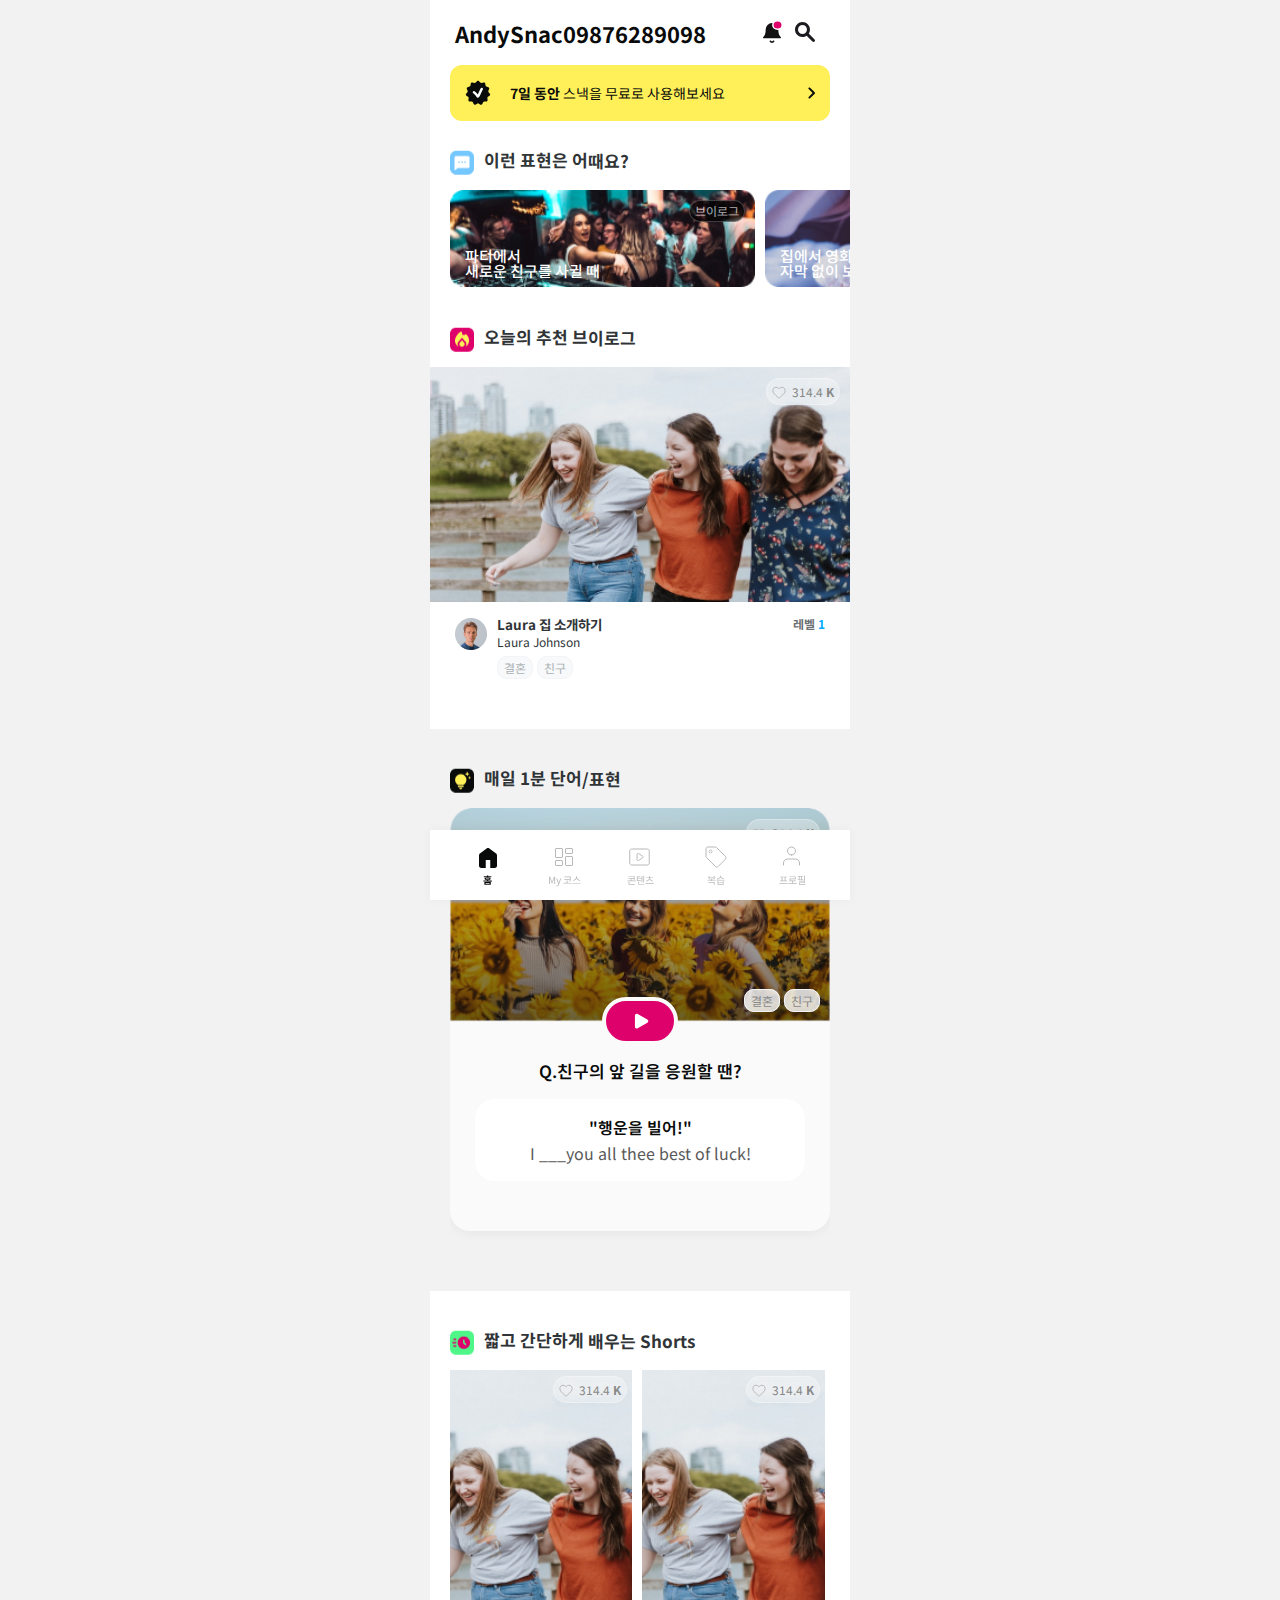
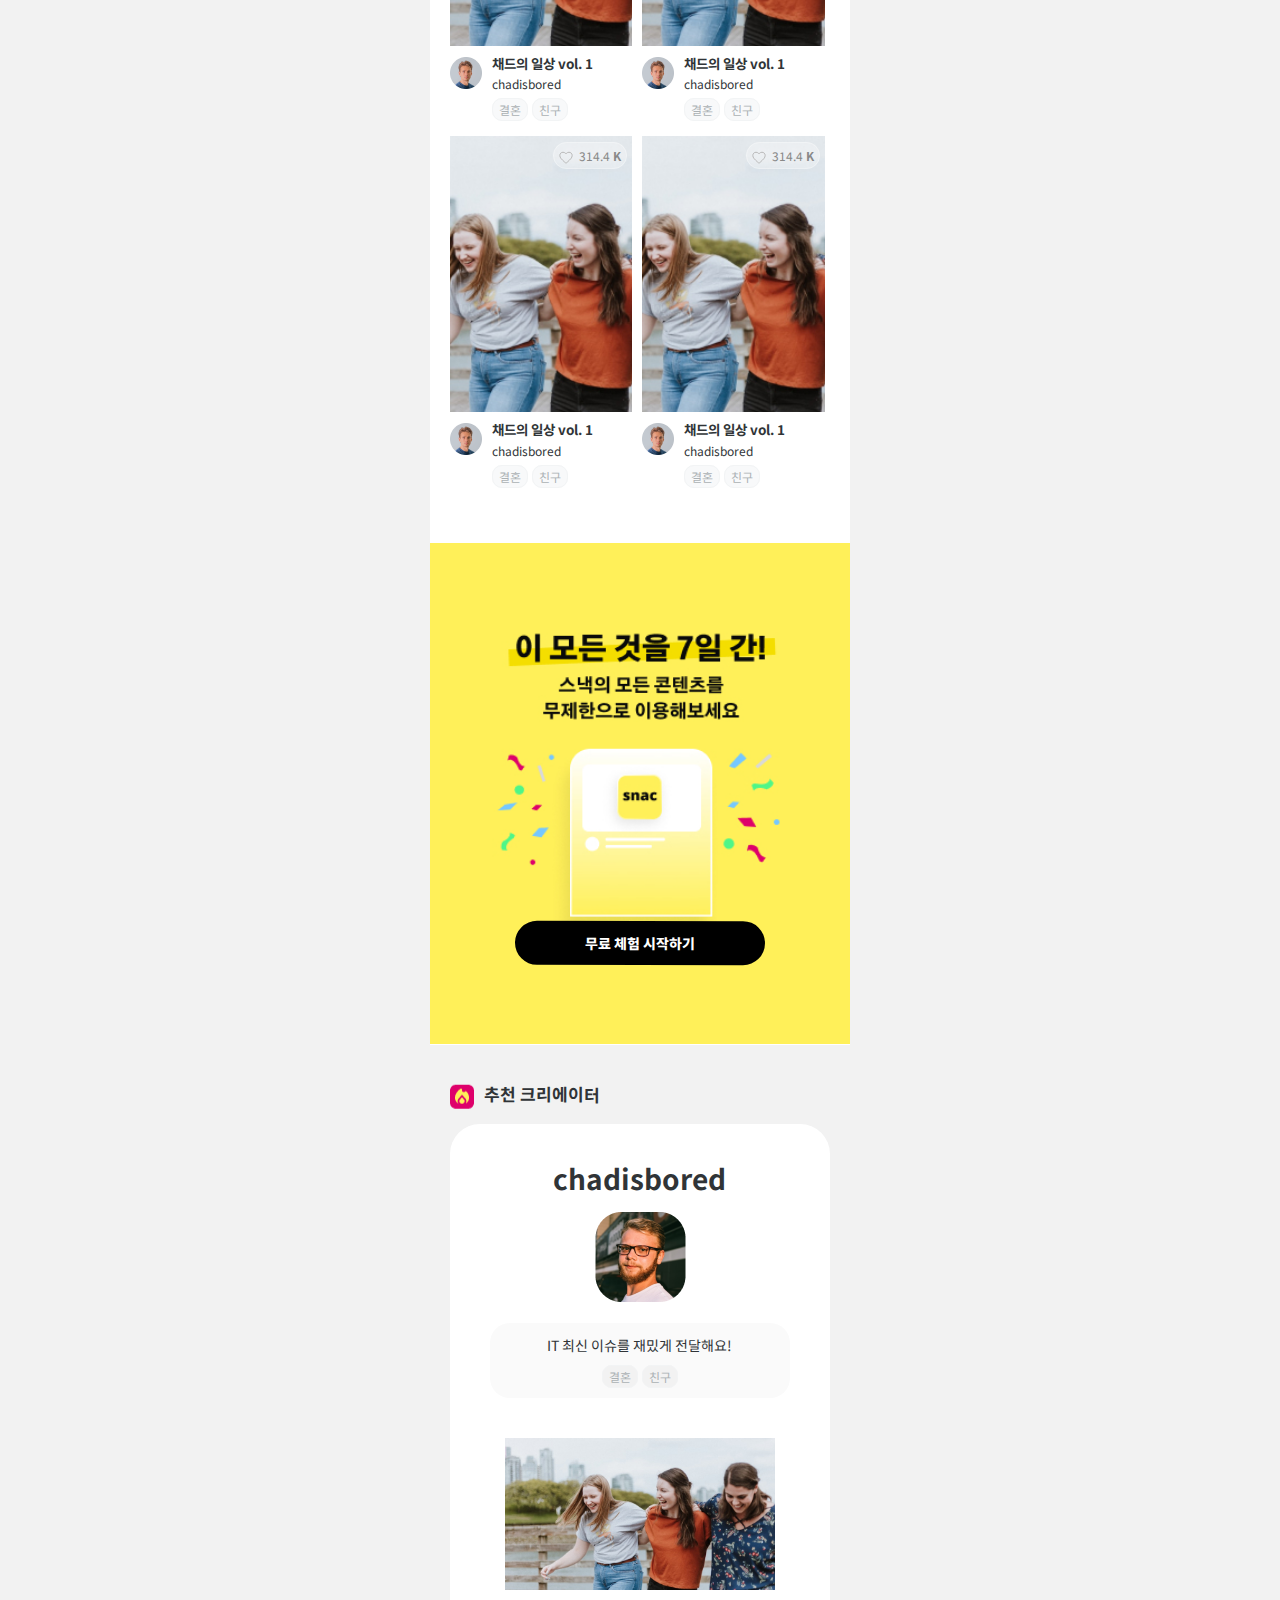
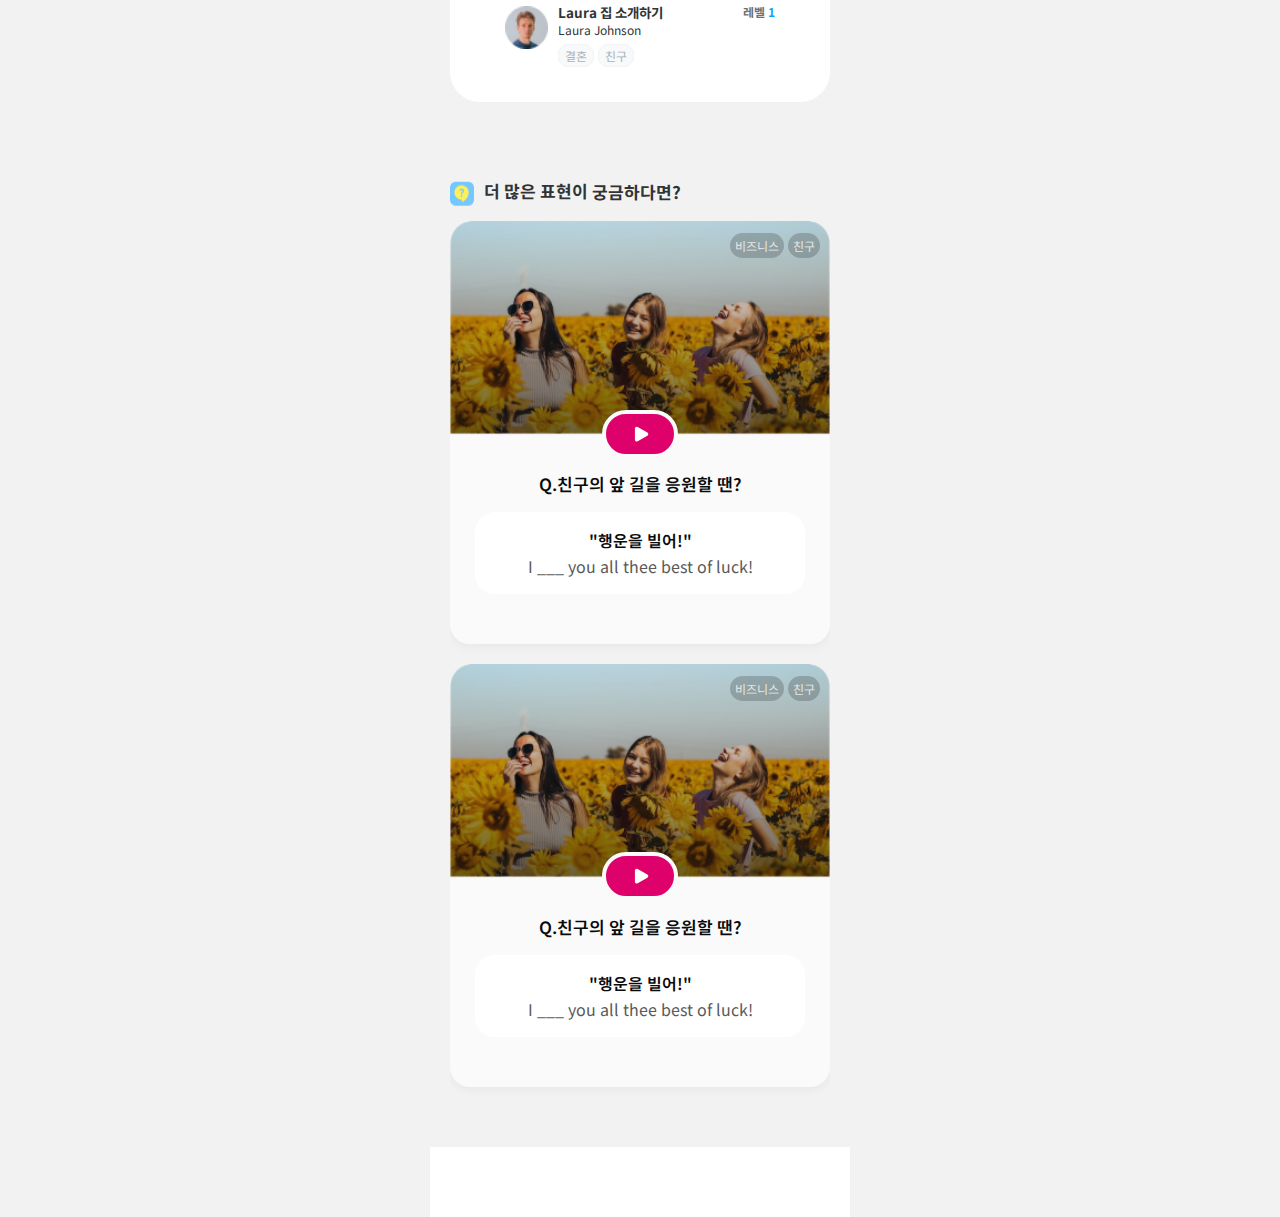
<file: index.html>
<!DOCTYPE html>
<html lang="en">
<head>
    <meta charset="UTF-8">
    <meta http-equiv="X-UA-Compatible" content="IE=edge">
    <meta name="viewport" content="width=device-width, initial-scale=1.0">
    <title>Document</title>
    
    <!-- css -->
    <link rel="stylesheet" href="https://kimhye-won.github.io/kmongs/css/common.css">
    <link rel="stylesheet" href="https://kimhye-won.github.io/kmongs/css/layout.css">
    <link rel="stylesheet" href="https://kimhye-won.github.io/kmongs/css/contents.css">
    <link rel="stylesheet" href="https://cdn.jsdelivr.net/npm/swiper@9/swiper-bundle.min.css"/>

    <!-- js -->
    <script src="https://ajax.googleapis.com/ajax/libs/jquery/3.5.1/jquery.min.js"></script>
    <script src="https://cdn.jsdelivr.net/npm/swiper@9/swiper-bundle.min.js"></script>
    <script type="text/javascript" src="https://kimhye-won.github.io/kmongs/js/main.js"></script>
</head>
<body>

    <div class="wrap">
        <div class="home-top">
            <!-------- 상단고정 메뉴 -------->
            <div class="fixed-top">
                <div class="user-info">
                    <div class="user-info-inner">
                        <p class="user-name font-smooth">AndySnac09876289098</p>
                        <div class="user-ico">
                            <a href="#"><img src="https://kimhye-won.github.io/kmongs/img/ic_alarm_on.svg" alt=""/></a>
                            <a href="#"><img src="https://kimhye-won.github.io/kmongs/img/search.svg" alt=""/></a>
                        </div>
                    </div>
                </div>
            </div>

            <div class="home-inner">
                <a href="#">
                    <div class="home-popup">
                        <img src="https://kimhye-won.github.io/kmongs/img/ic_ads.svg" alt=""/>
                        <span class="home-popup-txt font-smooth"><b>7일 동안</b> 스낵을 무료로 사용해보세요</span>
                        <img src="https://kimhye-won.github.io/kmongs/img/ic_next.svg" alt=""/>
                    </div>
                </a>
            </div>

            <div class="top-item">
                <div class="home-inner">
                    <h2 class="content-title font-smooth"><img src="https://kimhye-won.github.io/kmongs/img/home1_ic.png" alt=""/>이런 표현은 어때요?</h2>
                </div>
                <div class="cate-swiper-wrap">
                    <div class="swiper cate-swiper">
                        <ul class="swiper-wrapper">
                            <li class="swiper-slide">
                                <a href="#">
                                    <img src="https://kimhye-won.github.io/kmongs/img/cate_bg01.jpg" alt="" />
                                    <div class="cate-txt">
                                        <span class="tag">브이로그</span>
                                        <p>파티에서 <br/>새로운 친구를 사귈 때</p>
                                    </div>
                                </a>
                            </li>
                            <li class="swiper-slide">
                                <a href="#">
                                    <img src="https://kimhye-won.github.io/kmongs/img/cate_bg02.jpg" alt="" />
                                    <div class="cate-txt">
                                        <span class="tag">쇼츠</span>
                                        <p>집에서 영화 볼 때<br/> 자막 없이 보는 방법</p>
                                    </div>
                                </a>
                            </li>
                        </ul>
                    </div>
                </div>
            </div>

            <!-------- 오늘의 추천 브이로그 -------->
            <div class="content-item">
                <div class="home-inner">
                    <h2 class="content-title font-smooth"><img src="https://kimhye-won.github.io/kmongs/img/home2_ic.png" alt=""/>오늘의 추천 브이로그</h2>
                </div>
                <div class="somenails">
                    <a href="#" class="link_a"></a>
                    <div class="somenails-img">
                        <img src="https://kimhye-won.github.io/kmongs/img/somenails_01.jpg" alt="" class="somenails-imgs" />
                        <div class="tag_wrap"><span class="tag wh"><span class="favorite"></span>314.4 <b>K</b></span></div>
                    </div>
                    <div class="somenails-txt">
                        <img src="https://kimhye-won.github.io/kmongs/img/profile.png" alt=""/>
                        <div class="somenails-title">
                            <h3>Laura 집 소개하기</h3>
                            <p class="writer">Laura Johnson</p>
                            <span class="tag gy">결혼</span>
                            <span class="tag gy">친구</span>
                        </div>
                        <span class="level">레벨 <b>1</b></span>
                    </div>
                </div>
            </div>

            <!-------- 매일 1분 단어/표현 -------->
            <div class="home-inner gy_bg">
                <div class="content-item">
                    <h2 class="content-title font-smooth"><img src="https://kimhye-won.github.io/kmongs/img/home3_ic.png" alt=""/>매일 1분 단어/표현</h2>
                    <div class="somenails round">
                        <div class="somenails-img">
                            <img src="https://kimhye-won.github.io/kmongs/img/somenails_02.png" alt="" class="somenails-imgs" />
                            <div class="tag_wrap"><span class="tag wh"><span class="favorite"></span>314.4 <b>K</b></span></div>
                            <div class="tag_bot">
                                <span class="tag gy">결혼</span>
                                <span class="tag gy">친구</span>
                            </div>
                        </div>
                        <div class="somenails-round">
                            <div class="play-btn"><img src="https://kimhye-won.github.io/kmongs/img/home_play.svg" alt=""/></div>
                            <h3 class="qa">Q.친구의 앞 길을 응원할 땐?</h3>
                            <div class="qa_box">
                                <b>"행운을 빌어!"</b>
                                <p class="ans">I ___you all thee best of luck!</p>
                            </div>
                        </div>
                    </div>
                </div>
            </div>

            <!-------- 짧고 간단하게 배우는 Shorts -------->
            <div class="home-inner">
                <div class="content-item">  
                    <h2 class="content-title font-smooth"><img src="https://kimhye-won.github.io/kmongs/img/home4_ic.png" alt=""/>짧고 간단하게 배우는 Shorts</h2>
                    <ul class="home-shorts">
                        <li class="somenails-shorts">
                            <a href="#" class="link_a"></a>
                            <div class="shorts-img">
                                <img src="https://kimhye-won.github.io/kmongs/img/shorts.jpg" alt="" />
                                <div class="tag_wrap"><span class="tag wh"><span class="favorite"></span>314.4 <b>K</b></span></div>
                            </div>
                            <div class="shorts-txt">
                                <img src="https://kimhye-won.github.io/kmongs/img/profile.png" alt=""/>
                                <div class="shorts_title">
                                    <h3>채드의 일상 vol. 1</h3>
                                    <span class="writer">chadisbored</span>
                                    <div class="tag-wrap">
                                        <span class="tag gy">결혼</span>
                                        <span class="tag gy">친구</span>
                                    </div>
                                </div>
                            </div>
                        </li>
                        <li class="somenails-shorts">
                            <a href="#" class="link_a"></a>
                            <div class="shorts-img">
                                <img src="https://kimhye-won.github.io/kmongs/img/shorts.jpg" alt="" />
                                <div class="tag_wrap"><span class="tag wh"><span class="favorite"></span>314.4 <b>K</b></span></div>
                            </div>
                            <div class="shorts-txt">
                                <img src="https://kimhye-won.github.io/kmongs/img/profile.png" alt=""/>
                                <div class="shorts_title">
                                    <h3>채드의 일상 vol. 1</h3>
                                    <span class="writer">chadisbored</span>
                                    <div class="tag-wrap">
                                        <span class="tag gy">결혼</span>
                                        <span class="tag gy">친구</span>
                                    </div>
                                </div>
                            </div>
                        </li>
                        <li class="somenails-shorts">
                            <a href="#" class="link_a"></a>
                            <div class="shorts-img">
                                <img src="https://kimhye-won.github.io/kmongs/img/shorts.jpg" alt="" />
                                <div class="tag_wrap"><span class="tag wh"><span class="favorite"></span>314.4 <b>K</b></span></div>
                            </div>
                            <div class="shorts-txt">
                                <img src="https://kimhye-won.github.io/kmongs/img/profile.png" alt=""/>
                                <div class="shorts_title">
                                    <h3>채드의 일상 vol. 1</h3>
                                    <span class="writer">chadisbored</span>
                                    <div class="tag-wrap">
                                        <span class="tag gy">결혼</span>
                                        <span class="tag gy">친구</span>
                                    </div>
                                </div>
                            </div>
                        </li>
                        <li class="somenails-shorts">
                            <a href="#" class="link_a"></a>
                            <div class="shorts-img">
                                <img src="https://kimhye-won.github.io/kmongs/img/shorts.jpg" alt="" />
                                <div class="tag_wrap"><span class="tag wh"><span class="favorite"></span>314.4 <b>K</b></span></div>
                            </div>
                            <div class="shorts-txt">
                                <img src="https://kimhye-won.github.io/kmongs/img/profile.png" alt=""/>
                                <div class="shorts_title">
                                    <h3>채드의 일상 vol. 1</h3>
                                    <span class="writer">chadisbored</span>
                                    <div class="tag-wrap">
                                        <span class="tag gy">결혼</span>
                                        <span class="tag gy">친구</span>
                                    </div>
                                </div>
                            </div>
                        </li>
                    </ul>
                </div>
            </div>

            <!-------- 중앙 배너 -------->
            <div class="mid-banner">
                <img src="https://kimhye-won.github.io/kmongs/img/home_mid_banner.jpg" alt=""/>
                <div class="btn-wrap">
                    <a href="#" class="home-btn font-smooth">무료 체험 시작하기</a>
                </div>
            </div>

            <!-------- 추천 크리에이터 -------->
            <div class="home-inner gy_bg">
                <div class="content-item">  
                    <h2 class="content-title font-smooth"><img src="https://kimhye-won.github.io/kmongs/img/home6_ic.png" alt=""/>추천 크리에이터</h2>
                    <div class="home-creator">
                        <div class="creator-top">
                            <h3 class="creator-name font-smooth">chadisbored</h3>
                            <img src="https://kimhye-won.github.io/kmongs/img/creator_profile.png" alt=""/>
                            <div class="creator-box">
                                <p class="comment font-smooth">IT 최신 이슈를 재밌게 전달해요!</p>
                                <span class="tag gy">결혼</span>
                                <span class="tag gy">친구</span>
                            </div>
                        </div>
                        <div class="somenails">
                            <a href="#">
                                <div class="somenails-img">
                                    <img src="https://kimhye-won.github.io/kmongs/img/somenails_01.jpg" alt="" class="somenails-imgs" />
                                </div>
                                <div class="somenails-txt">
                                    <img src="https://kimhye-won.github.io/kmongs/img/profile.png" alt=""/>
                                    <div class="somenails-title">
                                        <h3>Laura 집 소개하기</h3>
                                        <p class="writer">Laura Johnson</p>
                                        <span class="tag gy">결혼</span>
                                        <span class="tag gy">친구</span>
                                    </div>
                                    <span class="level">레벨 <b>1</b></span>
                                </div>
                            </a>
                        </div>
                    </div>
                </div>
            </div>

            <!-------- 더 많은 표현이 궁금하다면? -------->
            <div class="home-inner gy_bg">
                <div class="content-item">  
                    <h2 class="content-title font-smooth"><img src="https://kimhye-won.github.io/kmongs/img/home7_ic.png" alt=""/>더 많은 표현이 궁금하다면?</h2>
                    
                    <div class="somenails round"> 
                        <div class="somenails-img">
                            <img src="https://kimhye-won.github.io/kmongs/img/somenails_02.png" alt="" class="somenails-imgs" />
                            <div class="tag_wrap">
                                <span class="tag bk">비즈니스</span>
                                <span class="tag bk">친구</span>
                            </div>
                        </div>
                        <div class="somenails-round">
                            <div class="play-btn"><img src="https://kimhye-won.github.io/kmongs/img/home_play.svg" alt=""/></div>
                            <h3 class="qa">Q.친구의 앞 길을 응원할 땐?</h3>
                            <div class="qa_box">
                                <b>"행운을 빌어!"</b>
                                <p class="ans">I ___ you all thee best of luck!</p>
                            </div>
                        </div>
                    </div>
                    <div class="somenails round">
                        <div class="somenails-img">
                            <img src="https://kimhye-won.github.io/kmongs/img/somenails_02.png" alt="" class="somenails-imgs" />
                            <div class="tag_wrap">
                                <span class="tag bk">비즈니스</span>
                                <span class="tag bk">친구</span>
                            </div>
                        </div>
                        <div class="somenails-round">
                            <div class="play-btn"><img src="https://kimhye-won.github.io/kmongs/img/home_play.svg" alt=""/></div>
                            <h3 class="qa">Q.친구의 앞 길을 응원할 땐?</h3>
                            <div class="qa_box">
                                <b>"행운을 빌어!"</b>
                                <p class="ans">I ___ you all thee best of luck!</p>
                            </div>
                        </div>
                    </div>
                </div>
            </div>


            <!-------- 하단 고정 바 -------->
            <div class="mobile_navi">
                <ul>
                    <li class="active">
                        <a href="https://kimhye-won.github.io/kmongs/index.html">
                            <img src="https://kimhye-won.github.io/kmongs/img/ic_home.svg" alt="" />
                            <img src="https://kimhye-won.github.io/kmongs/img/ic_home_on.svg" alt="" class="on"/>
                            <span class="font-smooth">홈</span>
                        </a>
                    </li>
                    <li>
                        <a href="https://kimhye-won.github.io/kmongs/myc.html">
                            <img src="https://kimhye-won.github.io/kmongs/img/ic_mycourse.svg" alt=""/>
                            <img src="https://kimhye-won.github.io/kmongs/img/ic_mycourse_on.svg" alt="" class="on"/>
                            <span class="font-smooth">My 코스</span>
                        </a>
                    </li>
                    <li>
                        <a href="https://kimhye-won.github.io/kmongs/contents_01.html">
                            <img src="https://kimhye-won.github.io/kmongs/img/ic_contents.svg" alt=""/>
                            <img src="https://kimhye-won.github.io/kmongs/img/ic_contents_on.svg" alt="" class="on"/>
                            <span class="font-smooth">콘텐츠</span>
                        </a>
                    </li>
                    <li>
                        <a href="#">
                            <img src="https://kimhye-won.github.io/kmongs/img/ic_review.svg" alt=""/>
                            <img src="https://kimhye-won.github.io/kmongs/img/ic_review_on.svg" alt="" class="on"/>
                            <span class="font-smooth">복습</span>
                        </a> 
                    </li>
                    <li>
                        <a href="#">
                            <img src="https://kimhye-won.github.io/kmongs/img/ic_profile.svg" alt=""/>
                            <img src="https://kimhye-won.github.io/kmongs/img/ic_profile_on.svg" alt="" class="on"/>
                            <span class="font-smooth">프로필</span>
                        </a>
                    </li>
                </ul>
            </div>
        </div>
    </div>

    
</body>
</html>
</file>
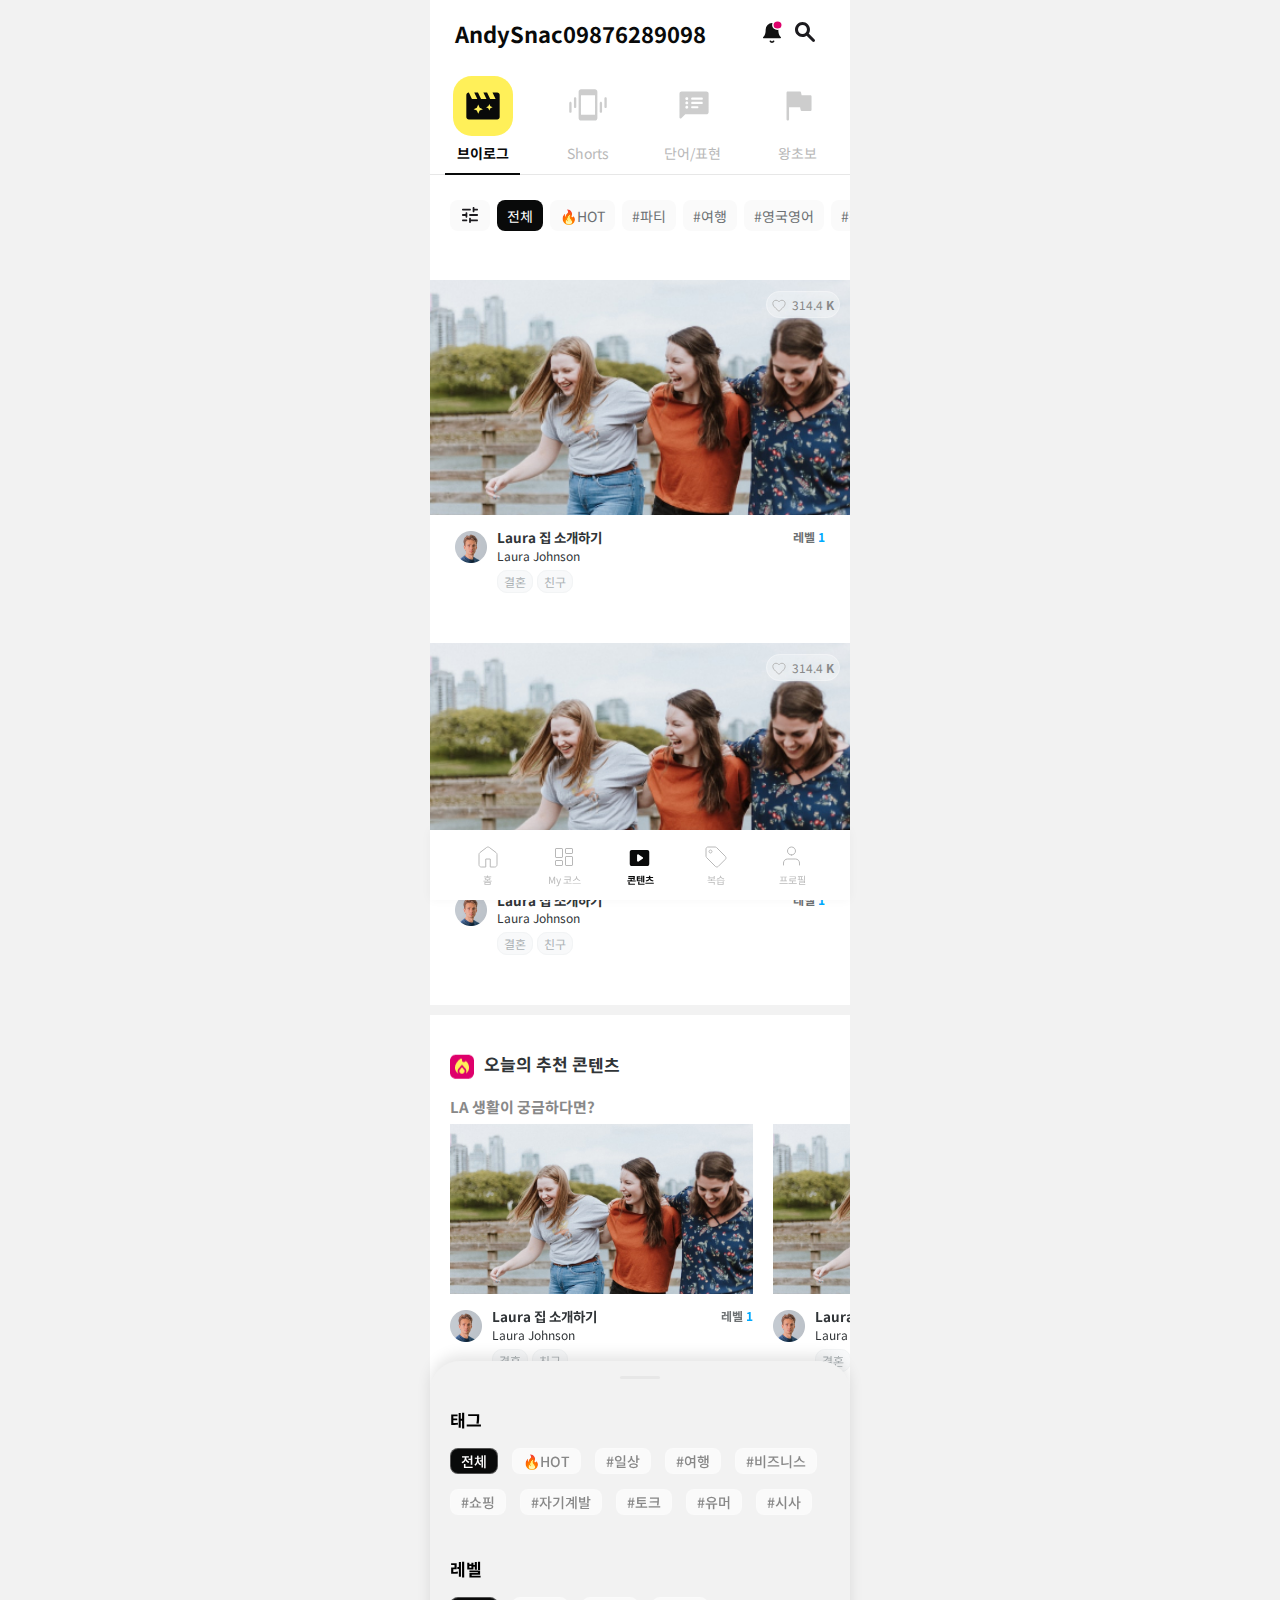
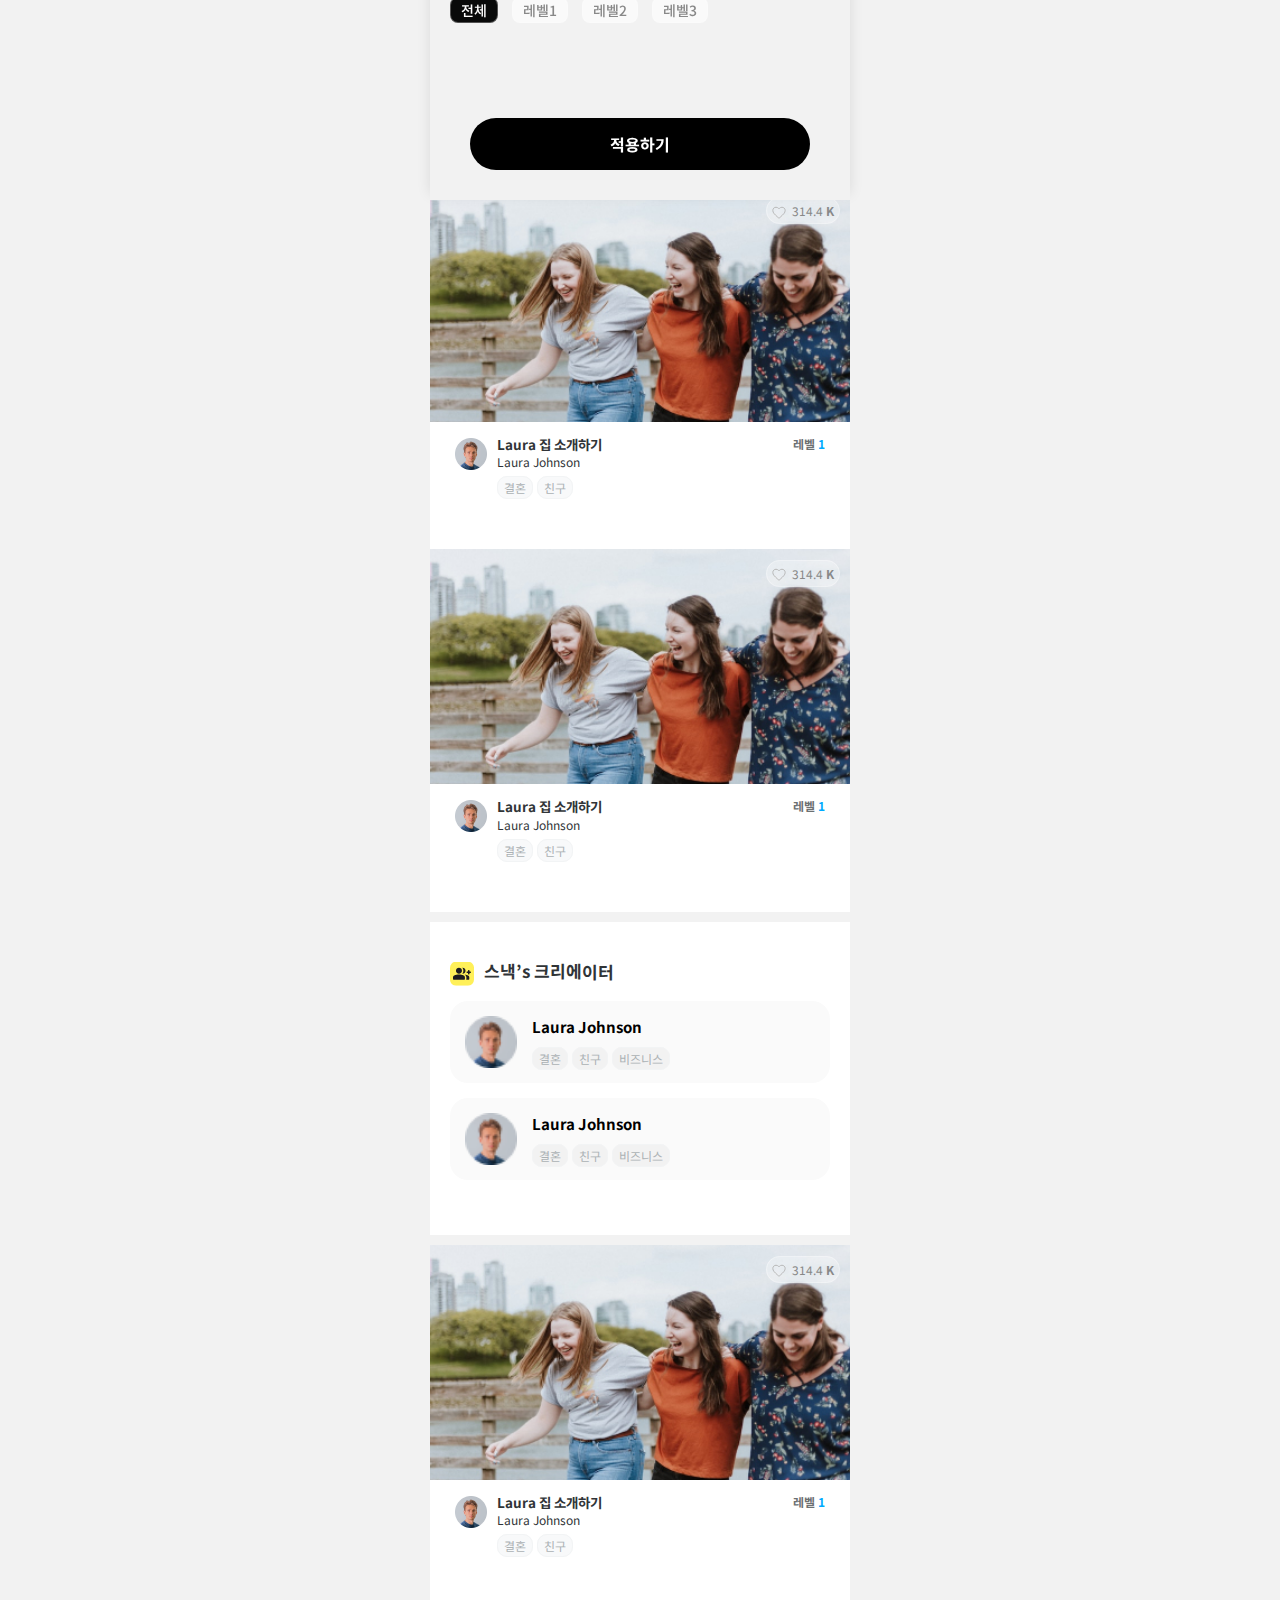
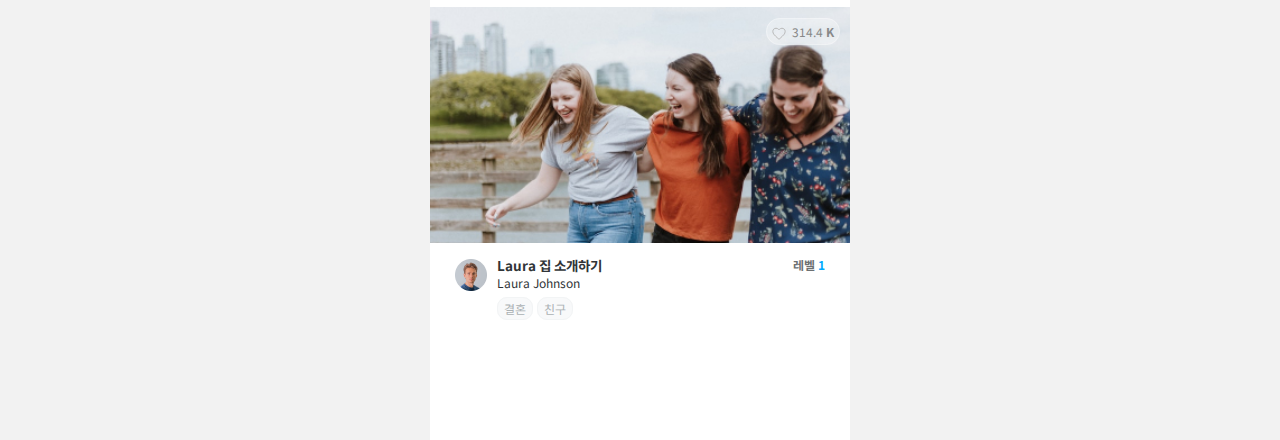
<file: contents_01.html>
<!DOCTYPE html>
<html lang="en">
<head>
    <meta charset="UTF-8">
    <meta http-equiv="X-UA-Compatible" content="IE=edge">
    <meta name="viewport" content="width=device-width, initial-scale=1.0">
    <title>Document</title>
    
    <!-- css -->
    <link rel="stylesheet" href="https://kimhye-won.github.io/kmongs/css/common.css">
    <link rel="stylesheet" href="https://kimhye-won.github.io/kmongs/css/layout.css">
    <link rel="stylesheet" href="https://kimhye-won.github.io/kmongs/css/contents.css">
    <link rel="stylesheet" href="https://cdn.jsdelivr.net/npm/swiper@9/swiper-bundle.min.css"/>

    <!-- js -->
    <script src="https://ajax.googleapis.com/ajax/libs/jquery/3.5.1/jquery.min.js"></script>
    <script src="https://cdn.jsdelivr.net/npm/swiper@9/swiper-bundle.min.js"></script>
    <script type="text/javascript" src="https://kimhye-won.github.io/kmongs/js/main.js"></script>
</head>
<body>
    
    <div class="wrap">

        <div class="content-top">
            <!-------- 유저이름 -------->
            <div class="fixed-top tab-top">
                <div class="user-info">
                    <div class="user-info-inner">
                        <p class="user-name font-smooth">AndySnac09876289098</p>
                        <div class="user-ico">
                            <a href="#"><img src="https://kimhye-won.github.io/kmongs/img/ic_alarm_on.svg" alt=""/></a>
                            <a href="#"><img src="https://kimhye-won.github.io/kmongs/img/search.svg" alt=""/></a>
                        </div>
                    </div>
                </div>

                <div class="top_navi">
                    <ul>
                        <li class="active">
                            <a href="https://kimhye-won.github.io/kmongs/contents_01.html">
                                <div class="tab-img">
                                    <img src="https://kimhye-won.github.io/kmongs/img/contents_vlog_ic_off.svg" alt=""/>
                                    <img src="https://kimhye-won.github.io/kmongs/img/contents_vlog_ic_on.svg" alt="" class="on"/>
                                </div>
                                <span class="">브이로그</span>
                            </a>
                        </li>
                        <li>
                            <a href="https://kimhye-won.github.io/kmongs/contents_02.html">
                                <div class="tab-img">
                                    <img src="https://kimhye-won.github.io/kmongs/img/contents_shorts_ic_off.svg" alt=""/>
                                    <img src="https://kimhye-won.github.io/kmongs/img/contents_shorts_ic_on.svg" alt="" class="on"/>
                                </div>
                                <span class="">Shorts</span>
                            </a>
                        </li>
                        <li>
                            <a href="https://kimhye-won.github.io/kmongs/contents_03.html">
                                <div class="tab-img">
                                    <img src="https://kimhye-won.github.io/kmongs/img/contents_words_ic_off.svg" alt=""/>
                                    <img src="https://kimhye-won.github.io/kmongs/img/contents_words_ic_on.svg" alt="" class="on"/>
                                </div>
                                <span class="">단어/표현</span>
                            </a>
                        </li>
                        <li>
                            <a href="https://kimhye-won.github.io/kmongs/contents_04.html">
                                <div class="tab-img">
                                    <img src="https://kimhye-won.github.io/kmongs/img/contents_begin_ic_off.svg" alt=""/>
                                    <img src="https://kimhye-won.github.io/kmongs/img/contents_begin_ic_on.svg" alt="" class="on"/>
                                </div>
                                <span class="">왕초보</span>
                            </a>
                        </li>
                    </ul>
                </div>

                <div class="category">
                    <ul class="scroll_container">
                        <li class="cate-setting"><a href="#"><img src="https://kimhye-won.github.io/kmongs/img/tune.svg" alt=""/></a></li>
                        <li class="tabs active">전체</li>
                        <li class="tabs"><a href="#">🔥HOT</a></li>
                        <li class="tabs"><a href="#">#파티</a></li>
                        <li class="tabs"><a href="#">#여행</a></li>
                        <li class="tabs"><a href="#">#영국영어</a></li>
                        <li class="tabs"><a href="#">#정보</a></li>
                    </ul>
                </div>
            </div>

            <div class="after_line sub-item">
                <div class="somenails item-pb">
                    <a href="#" class="link_a"></a>
                    <div class="somenails-img">
                        <img src="https://kimhye-won.github.io/kmongs/img/somenails_01.jpg" alt="" class="somenails-imgs" />
                        <div class="tag_wrap"><span class="tag wh"><span class="favorite"></span>314.4 <b>K</b></span></div>
                    </div>
                    <div class="somenails-txt">
                        <img src="https://kimhye-won.github.io/kmongs/img/profile.png" alt=""/>
                        <div class="somenails-title">
                            <h3>Laura 집 소개하기</h3>
                            <p class="writer">Laura Johnson</p>
                            <span class="tag gy">결혼</span>
                            <span class="tag gy">친구</span>
                        </div>
                        <span class="level">레벨 <b>1</b></span>
                    </div>
                </div>

                <div class="somenails">
                    <a href="#" class="link_a"></a>
                    <div class="somenails-img">
                        <img src="https://kimhye-won.github.io/kmongs/img/somenails_01.jpg" alt="" class="somenails-imgs" />
                        <div class="tag_wrap"><span class="tag wh"><span class="favorite"></span>314.4 <b>K</b></span></div>
                    </div>
                    <div class="somenails-txt">
                        <img src="https://kimhye-won.github.io/kmongs/img/profile.png" alt=""/>
                        <div class="somenails-title">
                            <h3>Laura 집 소개하기</h3>
                            <p class="writer">Laura Johnson</p>
                            <span class="tag gy">결혼</span>
                            <span class="tag gy">친구</span>
                        </div>
                        <span class="level">레벨 <b>1</b></span>
                    </div>
                </div>
            </div>


            <div class="after_line sub-item">
                <div class="home-inner">
                    <h2 class="content-title font-smooth"><img src="https://kimhye-won.github.io/kmongs/img/home2_ic.png" alt=""/>오늘의 추천 콘텐츠</h2>
                    <p class="gy-title">LA 생활이 궁금하다면?</p>
                </div>

                <div class="vlog-swiper-wrap">
                    <div class="swiper vlog-swiper">
                        <div class="swiper-wrapper">
                            <div class="somenails swiper-slide">
                                <a href="#">
                                    <div class="somenails-img">
                                        <img src="https://kimhye-won.github.io/kmongs/img/somenails_01.jpg" alt="" class="somenails-imgs" />
                                    </div>
                                    <div class="somenails-txt">
                                        <img src="https://kimhye-won.github.io/kmongs/img/profile.png" alt=""/>
                                        <div class="somenails-title">
                                            <h3>Laura 집 소개하기</h3>
                                            <p class="writer">Laura Johnson</p>
                                            <span class="tag gy">결혼</span>
                                            <span class="tag gy">친구</span>
                                        </div>
                                        <span class="level">레벨 <b>1</b></span>
                                    </div>
                                </a>
                            </div>

                            <div class="somenails swiper-slide">
                                <a href="#">
                                    <div class="somenails-img">
                                        <img src="https://kimhye-won.github.io/kmongs/img/somenails_01.jpg" alt="" class="somenails-imgs" />
                                    </div>
                                    <div class="somenails-txt">
                                        <img src="https://kimhye-won.github.io/kmongs/img/profile.png" alt=""/>
                                        <div class="somenails-title">
                                            <h3>Laura 집 소개하기</h3>
                                            <p class="writer">Laura Johnson</p>
                                            <span class="tag gy">결혼</span>
                                            <span class="tag gy">친구</span>
                                        </div>
                                        <span class="level">레벨 <b>1</b></span>
                                    </div>
                                </a>
                            </div>
                        </div>
                    </div>
                </div>
            </div>

        
            <div class="sub-item">
                <div class="home-inner">
                    <h2 class="content-title font-smooth"><img src="https://kimhye-won.github.io/kmongs/img/contents_tag_ic.svg" alt=""/>다른 태그도 구경해 볼까요?</h2>
                    <ul class="other-tag">
                        <li>
                            <a href="#">
                                <img src="https://kimhye-won.github.io/kmongs/img/other_tag_01.png" alt="" />
                                <p class="other-tag-name"># 트렌드</p>
                            </a>
                        </li>
                        <li>
                            <a href="#">
                                <img src="https://kimhye-won.github.io/kmongs/img/other_tag_02.png" alt="" />
                                <p class="other-tag-name"># 챌린지</p>
                            </a>
                        </li>
                        <li>
                            <a href="#">
                                <img src="https://kimhye-won.github.io/kmongs/img/other_tag_03.png" alt="" />
                                <p class="other-tag-name"># 연애</p>
                            </a>
                        </li>
                        <li>
                            <img src="https://kimhye-won.github.io/kmongs/img/other_tag_04.png" alt="" />
                            <p class="other-tag-name"># BTS</p>
                        </li>
                        <li>
                            <a href="#">
                                <img src="https://kimhye-won.github.io/kmongs/img/other_tag_05.png" alt="" />
                                <p class="other-tag-name"># 인터뷰</p>
                            </a>
                        </li>
                        <li>
                            <a href="#">
                                <img src="https://kimhye-won.github.io/kmongs/img/other_tag_06.png" alt="" />
                                <p class="other-tag-name"># 쇼핑</p>
                            </a>
                        </li>
                    </ul>
                </div>
            </div>

            <div class="after_line sub-item">
                <div class="somenails item-pb">
                    <a href="#" class="link_a"></a>
                    <div class="somenails-img">
                        <img src="https://kimhye-won.github.io/kmongs/img/somenails_01.jpg" alt="" class="somenails-imgs" />
                        <div class="tag_wrap"><span class="tag wh"><span class="favorite"></span>314.4 <b>K</b></span></div>
                    </div>
                    <div class="somenails-txt">
                        <img src="https://kimhye-won.github.io/kmongs/img/profile.png" alt=""/>
                        <div class="somenails-title">
                            <h3>Laura 집 소개하기</h3>
                            <p class="writer">Laura Johnson</p>
                            <span class="tag gy">결혼</span>
                            <span class="tag gy">친구</span>
                        </div>
                        <span class="level">레벨 <b>1</b></span>
                    </div>
                </div>

                <div class="somenails">
                    <a href="#" class="link_a"></a>
                    <div class="somenails-img">
                        <img src="https://kimhye-won.github.io/kmongs/img/somenails_01.jpg" alt="" class="somenails-imgs" />
                        <div class="tag_wrap"><span class="tag wh"><span class="favorite"></span>314.4 <b>K</b></span></div>
                    </div>
                    <div class="somenails-txt">
                        <img src="https://kimhye-won.github.io/kmongs/img/profile.png" alt=""/>
                        <div class="somenails-title">
                            <h3>Laura 집 소개하기</h3>
                            <p class="writer">Laura Johnson</p>
                            <span class="tag gy">결혼</span>
                            <span class="tag gy">친구</span>
                        </div>
                        <span class="level">레벨 <b>1</b></span>
                    </div>
                </div>
            </div>
            
            <div class="after_line sub-item">
                <div class="home-inner">
                    <h2 class="content-title font-smooth"><img src="https://kimhye-won.github.io/kmongs/img/shorts_creator_ic.svg" alt=""/>스낵’s 크리에이터</h2>
                    <ul class="creator-list">
                        <li>
                            <a href="#">
                                <div class="creator-profile"><img src="https://kimhye-won.github.io/kmongs/img/profile.png" alt="" /></div>
                                <div class="creator-info">
                                    <p class="creator-name">Laura Johnson</p>
                                    <div class="creator-tag">
                                        <span class="tag gy">결혼</span>
                                        <span class="tag gy">친구</span>
                                        <span class="tag gy">비즈니스</span>
                                    </div>
                                </div>
                            </a>
                        </li>
                        <li>
                            <a href="#">
                                <div class="creator-profile"><img src="https://kimhye-won.github.io/kmongs/img/profile.png" alt="" /></div>
                                <div class="creator-info">
                                    <p class="creator-name">Laura Johnson</p>
                                    <div class="creator-tag">
                                        <span class="tag gy">결혼</span>
                                        <span class="tag gy">친구</span>
                                        <span class="tag gy">비즈니스</span>
                                    </div>
                                </div>
                            </a>
                        </li>
                    </ul>
                </div>
            </div>

            <div class="">
                <div class="somenails item-pb">
                    <a href="#" class="link_a"></a>
                    <div class="somenails-img">
                        <img src="https://kimhye-won.github.io/kmongs/img/somenails_01.jpg" alt="" class="somenails-imgs" />
                        <div class="tag_wrap"><span class="tag wh"><span class="favorite"></span>314.4 <b>K</b></span></div>
                    </div>
                    <div class="somenails-txt">
                        <img src="https://kimhye-won.github.io/kmongs/img/profile.png" alt=""/>
                        <div class="somenails-title">
                            <h3>Laura 집 소개하기</h3>
                            <p class="writer">Laura Johnson</p>
                            <span class="tag gy">결혼</span>
                            <span class="tag gy">친구</span>
                        </div>
                        <span class="level">레벨 <b>1</b></span>
                    </div>
                </div>

                <div class="somenails item-pb">
                    <a href="#" class="link_a"></a>
                    <div class="somenails-img">
                        <img src="https://kimhye-won.github.io/kmongs/img/somenails_01.jpg" alt="" class="somenails-imgs" />
                        <div class="tag_wrap"><span class="tag wh"><span class="favorite"></span>314.4 <b>K</b></span></div>
                    </div>
                    <div class="somenails-txt">
                        <img src="https://kimhye-won.github.io/kmongs/img/profile.png" alt=""/>
                        <div class="somenails-title">
                            <h3>Laura 집 소개하기</h3>
                            <p class="writer">Laura Johnson</p>
                            <span class="tag gy">결혼</span>
                            <span class="tag gy">친구</span>
                        </div>
                        <span class="level">레벨 <b>1</b></span>
                    </div>
                </div>
            </div>

            <!-------- 하단 고정 바 -------->
            <div class="mobile_navi">
                <ul>
                    <li>
                        <a href="https://kimhye-won.github.io/kmongs/index.html">
                            <img src="https://kimhye-won.github.io/kmongs/img/ic_home.svg" alt="" />
                            <img src="https://kimhye-won.github.io/kmongs/img/ic_home_on.svg" alt="" class="on"/>
                            <span class="font-smooth">홈</span>
                        </a>
                    </li>
                    <li>
                        <a href="https://kimhye-won.github.io/kmongs/myc.html">
                            <img src="https://kimhye-won.github.io/kmongs/img/ic_mycourse.svg" alt=""/>
                            <img src="https://kimhye-won.github.io/kmongs/img/ic_mycourse_on.svg" alt="" class="on"/>
                            <span class="font-smooth">My 코스</span>
                        </a>
                    </li>
                    <li class="active">
                        <a href="https://kimhye-won.github.io/kmongs/contents_01.html">
                            <img src="https://kimhye-won.github.io/kmongs/img/ic_contents.svg" alt=""/>
                            <img src="https://kimhye-won.github.io/kmongs/img/ic_contents_on.svg" alt="" class="on"/>
                            <span class="font-smooth">콘텐츠</span>
                        </a>
                    </li>
                    <li>
                        <a href="#">
                            <img src="https://kimhye-won.github.io/kmongs/img/ic_review.svg" alt=""/>
                            <img src="https://kimhye-won.github.io/kmongs/img/ic_review_on.svg" alt="" class="on"/>
                            <span class="font-smooth">복습</span>
                        </a> 
                    </li>
                    <li>
                        <a href="#">
                            <img src="https://kimhye-won.github.io/kmongs/img/ic_profile.svg" alt=""/>
                            <img src="https://kimhye-won.github.io/kmongs/img/ic_profile_on.svg" alt="" class="on"/>
                            <span class="font-smooth">프로필</span>
                        </a>
                    </li>
                </ul>
            </div>
            
            <!-------- 필터링 -------->
            <div class="filter">
                <div class="filter-inner">
                    <div class="filter-section">
                        <h2>태그</h2>
                        <div class="filter-tag filter-tag01">
                            <span class="tag wh active">전체</span>
                            <span class="tag wh">🔥HOT</span>
                            <span class="tag wh">#일상</span>
                            <span class="tag wh">#여행</span>
                            <span class="tag wh">#비즈니스</span>
                            <span class="tag wh">#쇼핑</span>
                            <span class="tag wh">#자기계발</span>
                            <span class="tag wh">#토크</span>
                            <span class="tag wh">#유머</span>
                            <span class="tag wh">#시사</span>
                        </div>
                    </div>
                    <div class="filter-section">
                        <h2>레벨</h2>
                        <div class="filter-tag filter-tag02">
                            <span class="tag wh active">전체</span>
                            <span class="tag wh">레벨1</span>
                            <span class="tag wh">레벨2</span>
                            <span class="tag wh">레벨3</span>
                        </div>
                    </div>
                    <div class="filter-btn">
                        <a href="#">적용하기</a>
                    </div>
                </div>
            </div>


        </div>
    </div>

</body>
</html>
</file>
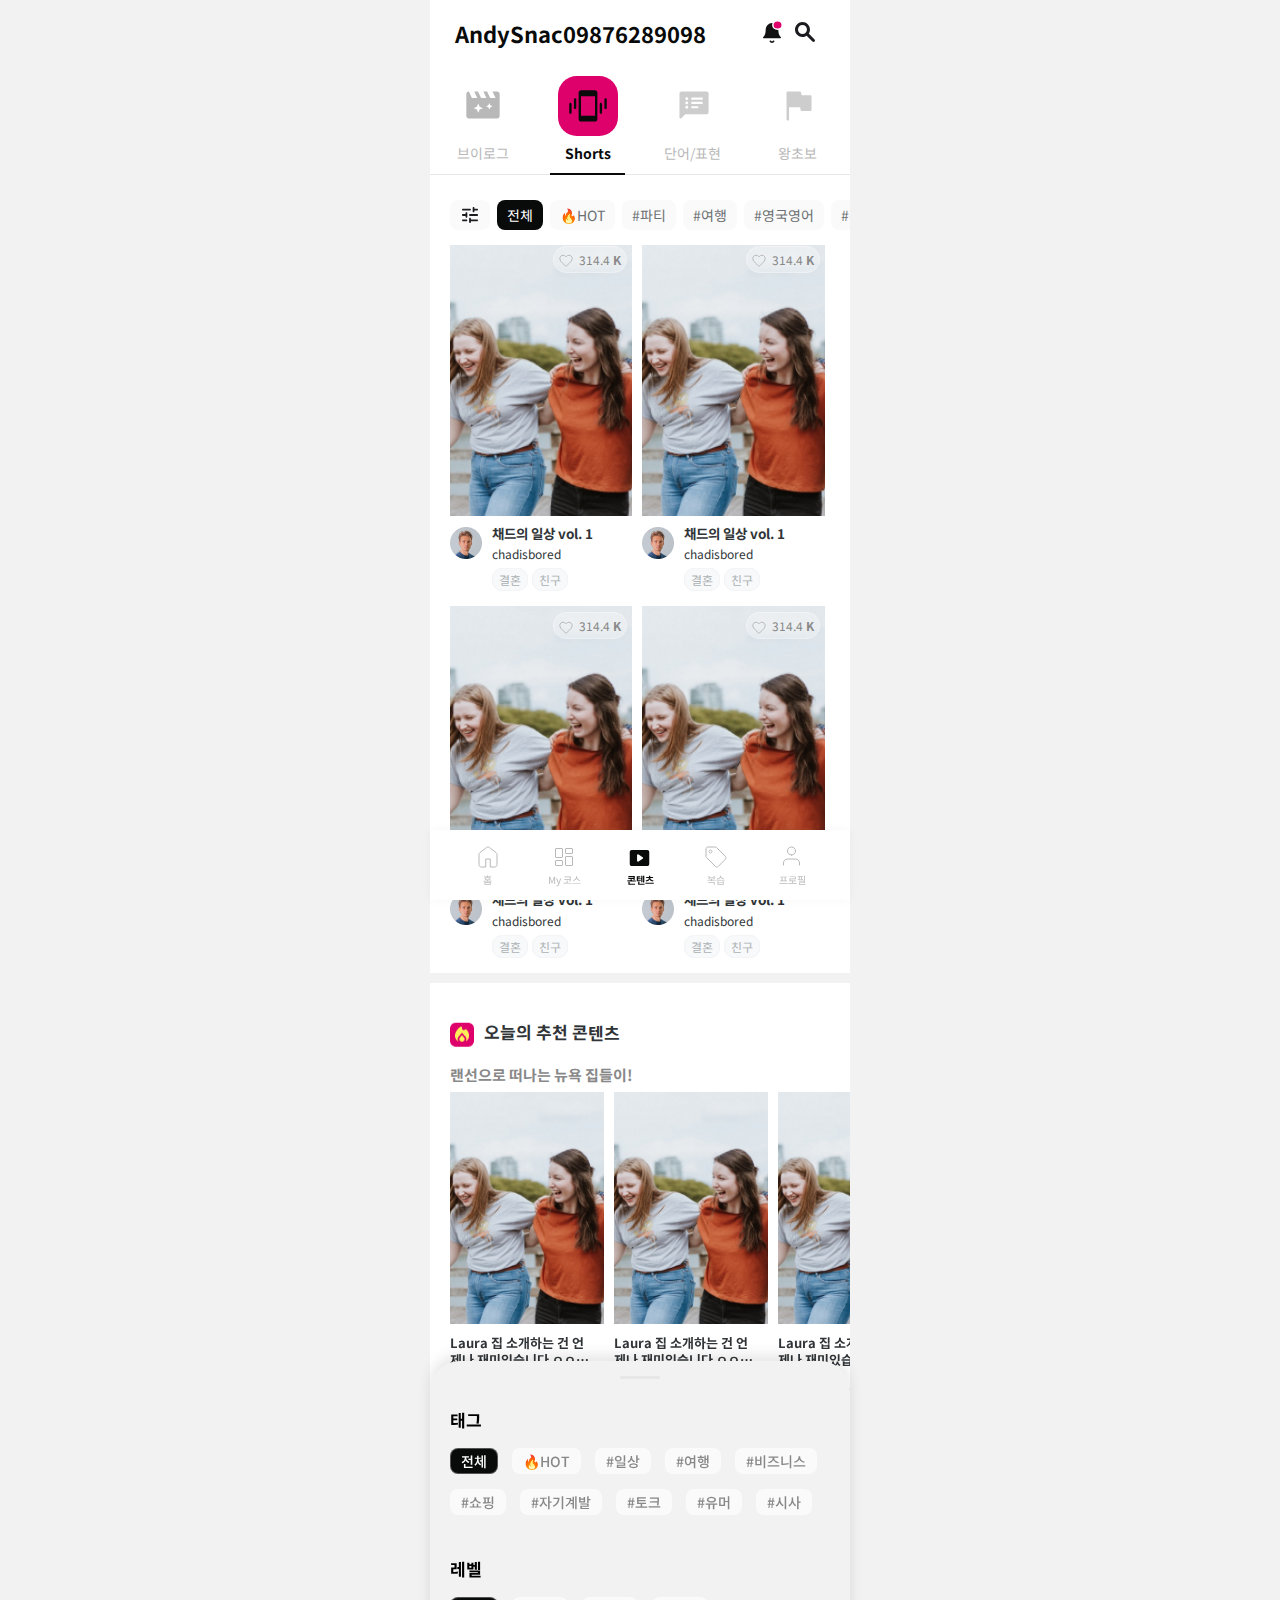
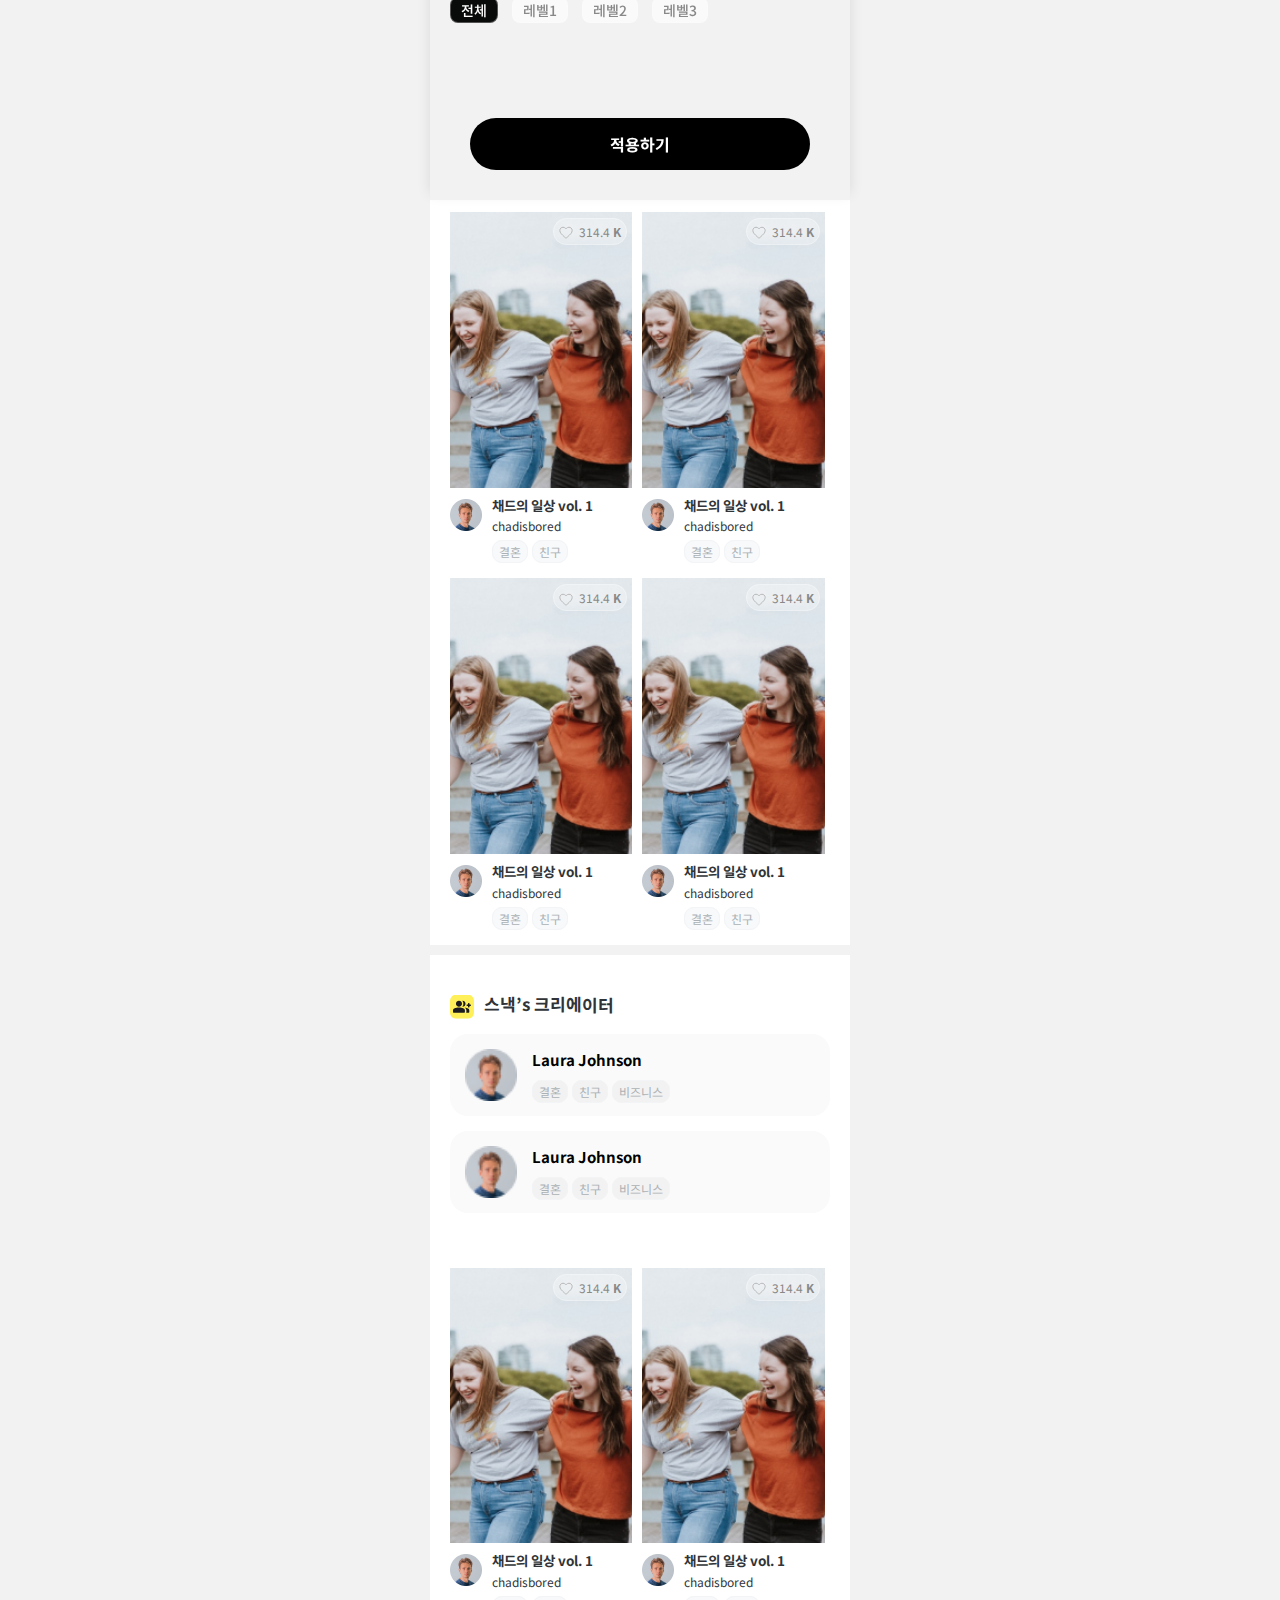
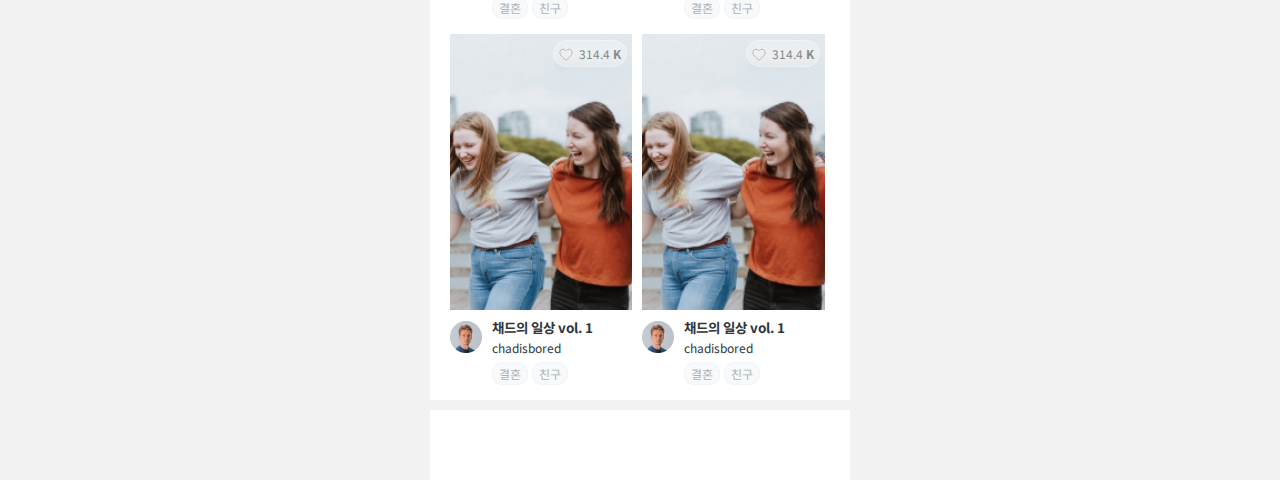
<file: contents_02.html>
<!DOCTYPE html>
<html lang="en">
<head>
    <meta charset="UTF-8">
    <meta http-equiv="X-UA-Compatible" content="IE=edge">
    <meta name="viewport" content="width=device-width, initial-scale=1.0">
    <title>Document</title>
    
    <!-- css -->
    <link rel="stylesheet" href="https://kimhye-won.github.io/kmongs/css/common.css">
    <link rel="stylesheet" href="https://kimhye-won.github.io/kmongs/css/layout.css">
    <link rel="stylesheet" href="https://kimhye-won.github.io/kmongs/css/contents.css">
    <link rel="stylesheet" href="https://cdn.jsdelivr.net/npm/swiper@9/swiper-bundle.min.css"/>

    <!-- js -->
    <script src="https://ajax.googleapis.com/ajax/libs/jquery/3.5.1/jquery.min.js"></script>
    <script src="https://cdn.jsdelivr.net/npm/swiper@9/swiper-bundle.min.js"></script>
    <script type="text/javascript" src="https://kimhye-won.github.io/kmongs/js/main.js"></script>
</head>
<body>
    
    <div class="wrap">

        <div class="content-top">
            <div class="fixed-top tab-top">
                <!-------- 유저이름 -------->
                <div class="user-info">
                    <div class="user-info-inner">
                        <p class="user-name font-smooth">AndySnac09876289098</p>
                        <div class="user-ico">
                            <a href="#"><img src="https://kimhye-won.github.io/kmongs/img/ic_alarm_on.svg" alt=""/></a>
                            <a href="#"><img src="https://kimhye-won.github.io/kmongs/img/search.svg" alt=""/></a>
                        </div>
                    </div>
                </div>

                <div class="top_navi">
                    <ul>
                        <li>
                            <a href="https://kimhye-won.github.io/kmongs/contents_01.html">
                                <div class="tab-img">
                                    <img src="https://kimhye-won.github.io/kmongs/img/contents_vlog_ic_off.svg" alt=""/>
                                    <img src="https://kimhye-won.github.io/kmongs/img/contents_vlog_ic_on.svg" alt="" class="on"/>
                                </div>
                                <span class="">브이로그</span>
                            </a>
                        </li>
                        <li class="active">
                            <a href="https://kimhye-won.github.io/kmongs/contents_02.html">
                                <div class="tab-img">
                                    <img src="https://kimhye-won.github.io/kmongs/img/contents_shorts_ic_off.svg" alt=""/>
                                    <img src="https://kimhye-won.github.io/kmongs/img/contents_shorts_ic_on.svg" alt="" class="on"/>
                                </div>
                                <span class="">Shorts</span>
                            </a>
                        </li>
                        <li>
                            <a href="https://kimhye-won.github.io/kmongs/contents_03.html">
                                <div class="tab-img">
                                    <img src="https://kimhye-won.github.io/kmongs/img/contents_words_ic_off.svg" alt=""/>
                                    <img src="https://kimhye-won.github.io/kmongs/img/contents_words_ic_on.svg" alt="" class="on"/>
                                </div>
                                <span class="">단어/표현</span>
                            </a>
                        </li>
                        <li>
                            <a href="https://kimhye-won.github.io/kmongs/contents_04.html">
                                <div class="tab-img">
                                    <img src="https://kimhye-won.github.io/kmongs/img/contents_begin_ic_off.svg" alt=""/>
                                    <img src="https://kimhye-won.github.io/kmongs/img/contents_begin_ic_on.svg" alt="" class="on"/>
                                </div>
                                <span class="">왕초보</span>
                            </a>
                        </li>
                    </ul>
                </div>

                <div class="category">
                    <ul class="scroll_container">
                        <li class="cate-setting"><img src="https://kimhye-won.github.io/kmongs/img/tune.svg" alt=""/></li>
                        <li class="tabs active"><a href="#">전체</a></li>
                        <li class="tabs"><a href="#">🔥HOT</a></li>
                        <li class="tabs"><a href="#">#파티</a></li>
                        <li class="tabs"><a href="#">#여행</a></li>
                        <li class="tabs"><a href="#">#영국영어</a></li>
                        <li class="tabs"><a href="#">#정보</a></li>
                    </ul>
                </div>
            </div>

            <div class="home-inner after_line">
                <div class="">  
                    <ul class="home-shorts">
                        <li class="somenails-shorts">
                            <a href="#" class="link_a"></a>
                            <div class="shorts-img">
                                <img src="https://kimhye-won.github.io/kmongs/img/shorts.jpg" alt="" />
                                <div class="tag_wrap"><span class="tag wh"><span class="favorite"></span>314.4 <b>K</b></span></div>
                            </div>
                            <div class="shorts-txt">
                                <img src="https://kimhye-won.github.io/kmongs/img/profile.png" alt=""/>
                                <div class="shorts_title">
                                    <h3>채드의 일상 vol. 1</h3>
                                    <span class="writer">chadisbored</span>
                                    <div class="tag-wrap">
                                        <span class="tag gy">결혼</span>
                                        <span class="tag gy">친구</span>
                                    </div>
                                </div>
                            </div>
                        </li>
                        <li class="somenails-shorts">
                            <a href="#" class="link_a"></a>
                            <div class="shorts-img">
                                <img src="https://kimhye-won.github.io/kmongs/img/shorts.jpg" alt="" />
                                <div class="tag_wrap"><span class="tag wh"><span class="favorite"></span>314.4 <b>K</b></span></div>
                            </div>
                            <div class="shorts-txt">
                                <img src="https://kimhye-won.github.io/kmongs/img/profile.png" alt=""/>
                                <div class="shorts_title">
                                    <h3>채드의 일상 vol. 1</h3>
                                    <span class="writer">chadisbored</span>
                                    <div class="tag-wrap">
                                        <span class="tag gy">결혼</span>
                                        <span class="tag gy">친구</span>
                                    </div>
                                </div>
                            </div>
                        </li>
                        <li class="somenails-shorts">
                            <a href="#" class="link_a"></a>
                            <div class="shorts-img">
                                <img src="https://kimhye-won.github.io/kmongs/img/shorts.jpg" alt="" />
                                <div class="tag_wrap"><span class="tag wh"><span class="favorite"></span>314.4 <b>K</b></span></div>
                            </div>
                            <div class="shorts-txt">
                                <img src="https://kimhye-won.github.io/kmongs/img/profile.png" alt=""/>
                                <div class="shorts_title">
                                    <h3>채드의 일상 vol. 1</h3>
                                    <span class="writer">chadisbored</span>
                                    <div class="tag-wrap">
                                        <span class="tag gy">결혼</span>
                                        <span class="tag gy">친구</span>
                                    </div>
                                </div>
                            </div>
                        </li>
                        <li class="somenails-shorts">
                            <a href="#" class="link_a"></a>
                            <div class="shorts-img">
                                <img src="https://kimhye-won.github.io/kmongs/img/shorts.jpg" alt="" />
                                <div class="tag_wrap"><span class="tag wh"><span class="favorite"></span>314.4 <b>K</b></span></div>
                            </div>
                            <div class="shorts-txt">
                                <img src="https://kimhye-won.github.io/kmongs/img/profile.png" alt=""/>
                                <div class="shorts_title">
                                    <h3>채드의 일상 vol. 1</h3>
                                    <span class="writer">chadisbored</span>
                                    <div class="tag-wrap">
                                        <span class="tag gy">결혼</span>
                                        <span class="tag gy">친구</span>
                                    </div>
                                </div>
                            </div>
                        </li>
                    </ul>
                </div>
            </div>


            <div class="after_line sub-item">
                <div class="home-inner">
                    <h2 class="content-title font-smooth"><img src="https://kimhye-won.github.io/kmongs/img/home2_ic.png" alt=""/>오늘의 추천 콘텐츠</h2>
                    <p class="gy-title">랜선으로 떠나는 뉴욕 집들이!</p>
                </div>

                <div class="shorts-swiper-wrap">
                    <div class="swiper shorts-swiper">
                        <ul class="swiper-wrapper home-shorts">
                            <li class="swiper-slide somenails-shorts">
                                <a href="#">
                                    <div class="shorts-img">
                                        <img src="https://kimhye-won.github.io/kmongs/img/shorts.jpg" alt="" />
                                    </div>
                                    <div class="shorts-sub ellipse2">Laura 집 소개하는 건 언제나 재미있습니다 ㅇㅇㅇㅇㅇ</div>
                                    <div class="shorts-txt">
                                        <div>
                                            <img src="https://kimhye-won.github.io/kmongs/img/profile.png" alt=""/>
                                            <span class="writer">chadisbored</span>
                                        </div>
                                        <div class="tag-wrap">
                                            <span class="tag gy">결혼</span>
                                            <span class="tag gy">친구</span>
                                        </div>
                                    </div>
                                </a>
                            </li>
                            <li class="swiper-slide somenails-shorts">
                                <a href="#">
                                    <div class="shorts-img">
                                        <img src="https://kimhye-won.github.io/kmongs/img/shorts.jpg" alt="" />
                                    </div>
                                    <div class="shorts-sub ellipse2">Laura 집 소개하는 건 언제나 재미있습니다 ㅇㅇㅇㅇㅇ</div>
                                    <div class="shorts-txt">
                                        <div>
                                            <img src="https://kimhye-won.github.io/kmongs/img/profile.png" alt=""/>
                                            <span class="writer">chadisbored</span>
                                        </div>
                                        <div class="tag-wrap">
                                            <span class="tag gy">결혼</span>
                                            <span class="tag gy">친구</span>
                                        </div>
                                    </div>
                                </a>
                            </li>
                            <li class="swiper-slide somenails-shorts">
                                <a href="#">
                                    <div class="shorts-img">
                                        <img src="https://kimhye-won.github.io/kmongs/img/shorts.jpg" alt="" />
                                    </div>
                                    <div class="shorts-sub ellipse2">Laura 집 소개하는 건 언제나 재미있습니다 ㅇㅇㅇㅇㅇ</div>
                                    <div class="shorts-txt">
                                        <div>
                                            <img src="https://kimhye-won.github.io/kmongs/img/profile.png" alt=""/>
                                            <span class="writer">chadisbored</span>
                                        </div>
                                        <div class="tag-wrap">
                                            <span class="tag gy">결혼</span>
                                            <span class="tag gy">친구</span>
                                        </div>
                                    </div>
                                </a>
                            </li>
                        </ul>
                    </div>
                </div>
            </div>

        
            <div class="sub-item">
                <div class="home-inner">
                    <h2 class="content-title font-smooth"><img src="https://kimhye-won.github.io/kmongs/img/contents_tag_ic.svg" alt=""/>다른 태그도 구경해 볼까요?</h2>
                    <ul class="other-tag">
                        <li>
                            <a href="#">
                                <img src="https://kimhye-won.github.io/kmongs/img/other_tag_01.png" alt="" />
                                <p class="other-tag-name"># 트렌드</p>
                            </a>
                        </li>
                        <li>
                            <a href="#">
                                <img src="https://kimhye-won.github.io/kmongs/img/other_tag_02.png" alt="" />
                                <p class="other-tag-name"># 챌린지</p>
                            </a>
                        </li>
                        <li>
                            <a href="#">
                                <img src="https://kimhye-won.github.io/kmongs/img/other_tag_03.png" alt="" />
                                <p class="other-tag-name"># 연애</p>
                            </a>
                        </li>
                        <li>
                            <img src="https://kimhye-won.github.io/kmongs/img/other_tag_04.png" alt="" />
                            <p class="other-tag-name"># BTS</p>
                        </li>
                        <li>
                            <a href="#">
                                <img src="https://kimhye-won.github.io/kmongs/img/other_tag_05.png" alt="" />
                                <p class="other-tag-name"># 인터뷰</p>
                            </a>
                        </li>
                        <li>
                            <a href="#">
                                <img src="https://kimhye-won.github.io/kmongs/img/other_tag_06.png" alt="" />
                                <p class="other-tag-name"># 쇼핑</p>
                            </a>
                        </li>
                    </ul>
                </div>
            </div>

            <div class="home-inner after_line">
                <div class="">  
                    <ul class="home-shorts">
                        <li class="somenails-shorts">
                            <a href="#" class="link_a"></a>
                            <div class="shorts-img">
                                <img src="https://kimhye-won.github.io/kmongs/img/shorts.jpg" alt="" />
                                <div class="tag_wrap"><span class="tag wh"><span class="favorite"></span>314.4 <b>K</b></span></div>
                            </div>
                            <div class="shorts-txt">
                                <img src="https://kimhye-won.github.io/kmongs/img/profile.png" alt=""/>
                                <div class="shorts_title">
                                    <h3>채드의 일상 vol. 1</h3>
                                    <span class="writer">chadisbored</span>
                                    <div class="tag-wrap">
                                        <span class="tag gy">결혼</span>
                                        <span class="tag gy">친구</span>
                                    </div>
                                </div>
                            </div>
                        </li>
                        <li class="somenails-shorts">
                            <a href="#" class="link_a"></a>
                            <div class="shorts-img">
                                <img src="https://kimhye-won.github.io/kmongs/img/shorts.jpg" alt="" />
                                <div class="tag_wrap"><span class="tag wh"><span class="favorite"></span>314.4 <b>K</b></span></div>
                            </div>
                            <div class="shorts-txt">
                                <img src="https://kimhye-won.github.io/kmongs/img/profile.png" alt=""/>
                                <div class="shorts_title">
                                    <h3>채드의 일상 vol. 1</h3>
                                    <span class="writer">chadisbored</span>
                                    <div class="tag-wrap">
                                        <span class="tag gy">결혼</span>
                                        <span class="tag gy">친구</span>
                                    </div>
                                </div>
                            </div>
                        </li>
                        <li class="somenails-shorts">
                            <a href="#" class="link_a"></a>
                            <div class="shorts-img">
                                <img src="https://kimhye-won.github.io/kmongs/img/shorts.jpg" alt="" />
                                <div class="tag_wrap"><span class="tag wh"><span class="favorite"></span>314.4 <b>K</b></span></div>
                            </div>
                            <div class="shorts-txt">
                                <img src="https://kimhye-won.github.io/kmongs/img/profile.png" alt=""/>
                                <div class="shorts_title">
                                    <h3>채드의 일상 vol. 1</h3>
                                    <span class="writer">chadisbored</span>
                                    <div class="tag-wrap">
                                        <span class="tag gy">결혼</span>
                                        <span class="tag gy">친구</span>
                                    </div>
                                </div>
                            </div>
                        </li>
                        <li class="somenails-shorts">
                            <a href="#" class="link_a"></a>
                            <div class="shorts-img">
                                <img src="https://kimhye-won.github.io/kmongs/img/shorts.jpg" alt="" />
                                <div class="tag_wrap"><span class="tag wh"><span class="favorite"></span>314.4 <b>K</b></span></div>
                            </div>
                            <div class="shorts-txt">
                                <img src="https://kimhye-won.github.io/kmongs/img/profile.png" alt=""/>
                                <div class="shorts_title">
                                    <h3>채드의 일상 vol. 1</h3>
                                    <span class="writer">chadisbored</span>
                                    <div class="tag-wrap">
                                        <span class="tag gy">결혼</span>
                                        <span class="tag gy">친구</span>
                                    </div>
                                </div>
                            </div>
                        </li>
                    </ul>
                </div>
            </div>

            <div class="sub-item">
                <div class="home-inner">
                    <h2 class="content-title font-smooth"><img src="https://kimhye-won.github.io/kmongs/img/shorts_creator_ic.svg" alt=""/>스낵’s 크리에이터</h2>
                    <ul class="creator-list">
                        <li>
                            <a href="#">
                                <div class="creator-profile"><img src="https://kimhye-won.github.io/kmongs/img/profile.png" alt="" /></div>
                                <div class="creator-info">
                                    <p class="creator-name">Laura Johnson</p>
                                    <div class="creator-tag">
                                        <span class="tag gy">결혼</span>
                                        <span class="tag gy">친구</span>
                                        <span class="tag gy">비즈니스</span>
                                    </div>
                                </div>
                            </a>
                        </li>
                        <li>
                            <a href="#">
                                <div class="creator-profile"><img src="https://kimhye-won.github.io/kmongs/img/profile.png" alt="" /></div>
                                <div class="creator-info">
                                    <p class="creator-name">Laura Johnson</p>
                                    <div class="creator-tag">
                                        <span class="tag gy">결혼</span>
                                        <span class="tag gy">친구</span>
                                        <span class="tag gy">비즈니스</span>
                                    </div>
                                </div>
                            </a>
                        </li>
                    </ul>
                </div>
            </div>

            <div class="home-inner after_line">
                <div class="">  
                    <ul class="home-shorts">
                        <li class="somenails-shorts">
                            <a href="#" class="link_a"></a>
                            <div class="shorts-img">
                                <img src="https://kimhye-won.github.io/kmongs/img/shorts.jpg" alt="" />
                                <div class="tag_wrap"><span class="tag wh"><span class="favorite"></span>314.4 <b>K</b></span></div>
                            </div>
                            <div class="shorts-txt">
                                <img src="https://kimhye-won.github.io/kmongs/img/profile.png" alt=""/>
                                <div class="shorts_title">
                                    <h3>채드의 일상 vol. 1</h3>
                                    <span class="writer">chadisbored</span>
                                    <div class="tag-wrap">
                                        <span class="tag gy">결혼</span>
                                        <span class="tag gy">친구</span>
                                    </div>
                                </div>
                            </div>
                        </li>
                        <li class="somenails-shorts">
                            <a href="#" class="link_a"></a>
                            <div class="shorts-img">
                                <img src="https://kimhye-won.github.io/kmongs/img/shorts.jpg" alt="" />
                                <div class="tag_wrap"><span class="tag wh"><span class="favorite"></span>314.4 <b>K</b></span></div>
                            </div>
                            <div class="shorts-txt">
                                <img src="https://kimhye-won.github.io/kmongs/img/profile.png" alt=""/>
                                <div class="shorts_title">
                                    <h3>채드의 일상 vol. 1</h3>
                                    <span class="writer">chadisbored</span>
                                    <div class="tag-wrap">
                                        <span class="tag gy">결혼</span>
                                        <span class="tag gy">친구</span>
                                    </div>
                                </div>
                            </div>
                        </li>
                        <li class="somenails-shorts">
                            <a href="#" class="link_a"></a>
                            <div class="shorts-img">
                                <img src="https://kimhye-won.github.io/kmongs/img/shorts.jpg" alt="" />
                                <div class="tag_wrap"><span class="tag wh"><span class="favorite"></span>314.4 <b>K</b></span></div>
                            </div>
                            <div class="shorts-txt">
                                <img src="https://kimhye-won.github.io/kmongs/img/profile.png" alt=""/>
                                <div class="shorts_title">
                                    <h3>채드의 일상 vol. 1</h3>
                                    <span class="writer">chadisbored</span>
                                    <div class="tag-wrap">
                                        <span class="tag gy">결혼</span>
                                        <span class="tag gy">친구</span>
                                    </div>
                                </div>
                            </div>
                        </li>
                        <li class="somenails-shorts">
                            <a href="#" class="link_a"></a>
                            <div class="shorts-img">
                                <img src="https://kimhye-won.github.io/kmongs/img/shorts.jpg" alt="" />
                                <div class="tag_wrap"><span class="tag wh"><span class="favorite"></span>314.4 <b>K</b></span></div>
                            </div>
                            <div class="shorts-txt">
                                <img src="https://kimhye-won.github.io/kmongs/img/profile.png" alt=""/>
                                <div class="shorts_title">
                                    <h3>채드의 일상 vol. 1</h3>
                                    <span class="writer">chadisbored</span>
                                    <div class="tag-wrap">
                                        <span class="tag gy">결혼</span>
                                        <span class="tag gy">친구</span>
                                    </div>
                                </div>
                            </div>
                        </li>
                    </ul>
                </div>
            </div>


            <!-------- 하단 고정 바 -------->
            <div class="mobile_navi">
                <ul>
                    <li>
                        <a href="https://kimhye-won.github.io/kmongs/index.html">
                            <img src="https://kimhye-won.github.io/kmongs/img/ic_home.svg" alt="" />
                            <img src="https://kimhye-won.github.io/kmongs/img/ic_home_on.svg" alt="" class="on"/>
                            <span class="font-smooth">홈</span>
                        </a>
                    </li>
                    <li>
                        <a href="https://kimhye-won.github.io/kmongs/myc.html">
                            <img src="https://kimhye-won.github.io/kmongs/img/ic_mycourse.svg" alt=""/>
                            <img src="https://kimhye-won.github.io/kmongs/img/ic_mycourse_on.svg" alt="" class="on"/>
                            <span class="font-smooth">My 코스</span>
                        </a>
                    </li>
                    <li class="active">
                        <a href="https://kimhye-won.github.io/kmongs/contents_01.html">
                            <img src="https://kimhye-won.github.io/kmongs/img/ic_contents.svg" alt=""/>
                            <img src="https://kimhye-won.github.io/kmongs/img/ic_contents_on.svg" alt="" class="on"/>
                            <span class="font-smooth">콘텐츠</span>
                        </a>
                    </li>
                    <li>
                        <a href="#">
                            <img src="https://kimhye-won.github.io/kmongs/img/ic_review.svg" alt=""/>
                            <img src="https://kimhye-won.github.io/kmongs/img/ic_review_on.svg" alt="" class="on"/>
                            <span class="font-smooth">복습</span>
                        </a> 
                    </li>
                    <li>
                        <a href="#">
                            <img src="https://kimhye-won.github.io/kmongs/img/ic_profile.svg" alt=""/>
                            <img src="https://kimhye-won.github.io/kmongs/img/ic_profile_on.svg" alt="" class="on"/>
                            <span class="font-smooth">프로필</span>
                        </a>
                    </li>
                </ul>
            </div>

            <!-------- 필터링 -------->
            <div class="filter">
                <div class="filter-inner">
                    <div class="filter-section">
                        <h2>태그</h2>
                        <div class="filter-tag filter-tag01">
                            <span class="tag wh active">전체</span>
                            <span class="tag wh">🔥HOT</span>
                            <span class="tag wh">#일상</span>
                            <span class="tag wh">#여행</span>
                            <span class="tag wh">#비즈니스</span>
                            <span class="tag wh">#쇼핑</span>
                            <span class="tag wh">#자기계발</span>
                            <span class="tag wh">#토크</span>
                            <span class="tag wh">#유머</span>
                            <span class="tag wh">#시사</span>
                        </div>
                    </div>
                    <div class="filter-section">
                        <h2>레벨</h2>
                        <div class="filter-tag filter-tag02">
                            <span class="tag wh active">전체</span>
                            <span class="tag wh">레벨1</span>
                            <span class="tag wh">레벨2</span>
                            <span class="tag wh">레벨3</span>
                        </div>
                    </div>
                    <div class="filter-btn">
                        <a href="#">적용하기</a>
                    </div>
                </div>
            </div>

        </div>
    </div>

</body>
</html>
</file>
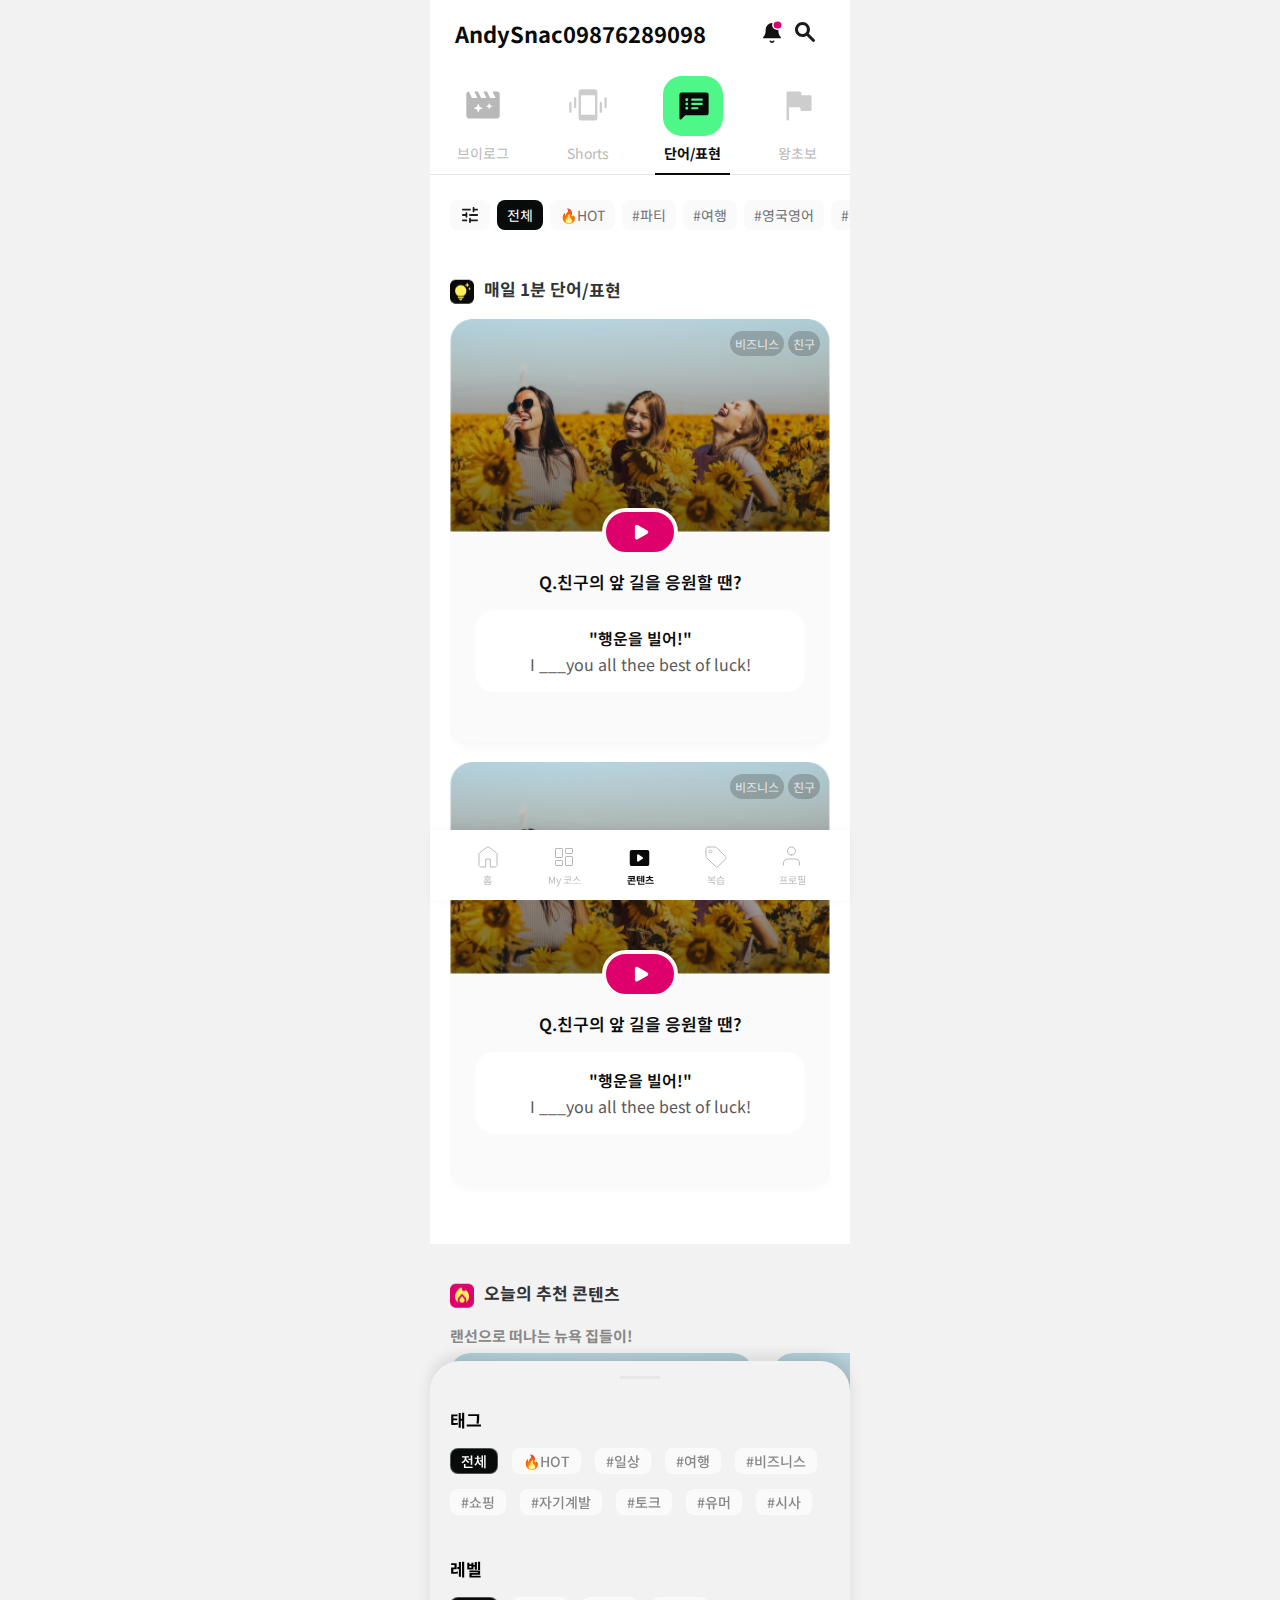
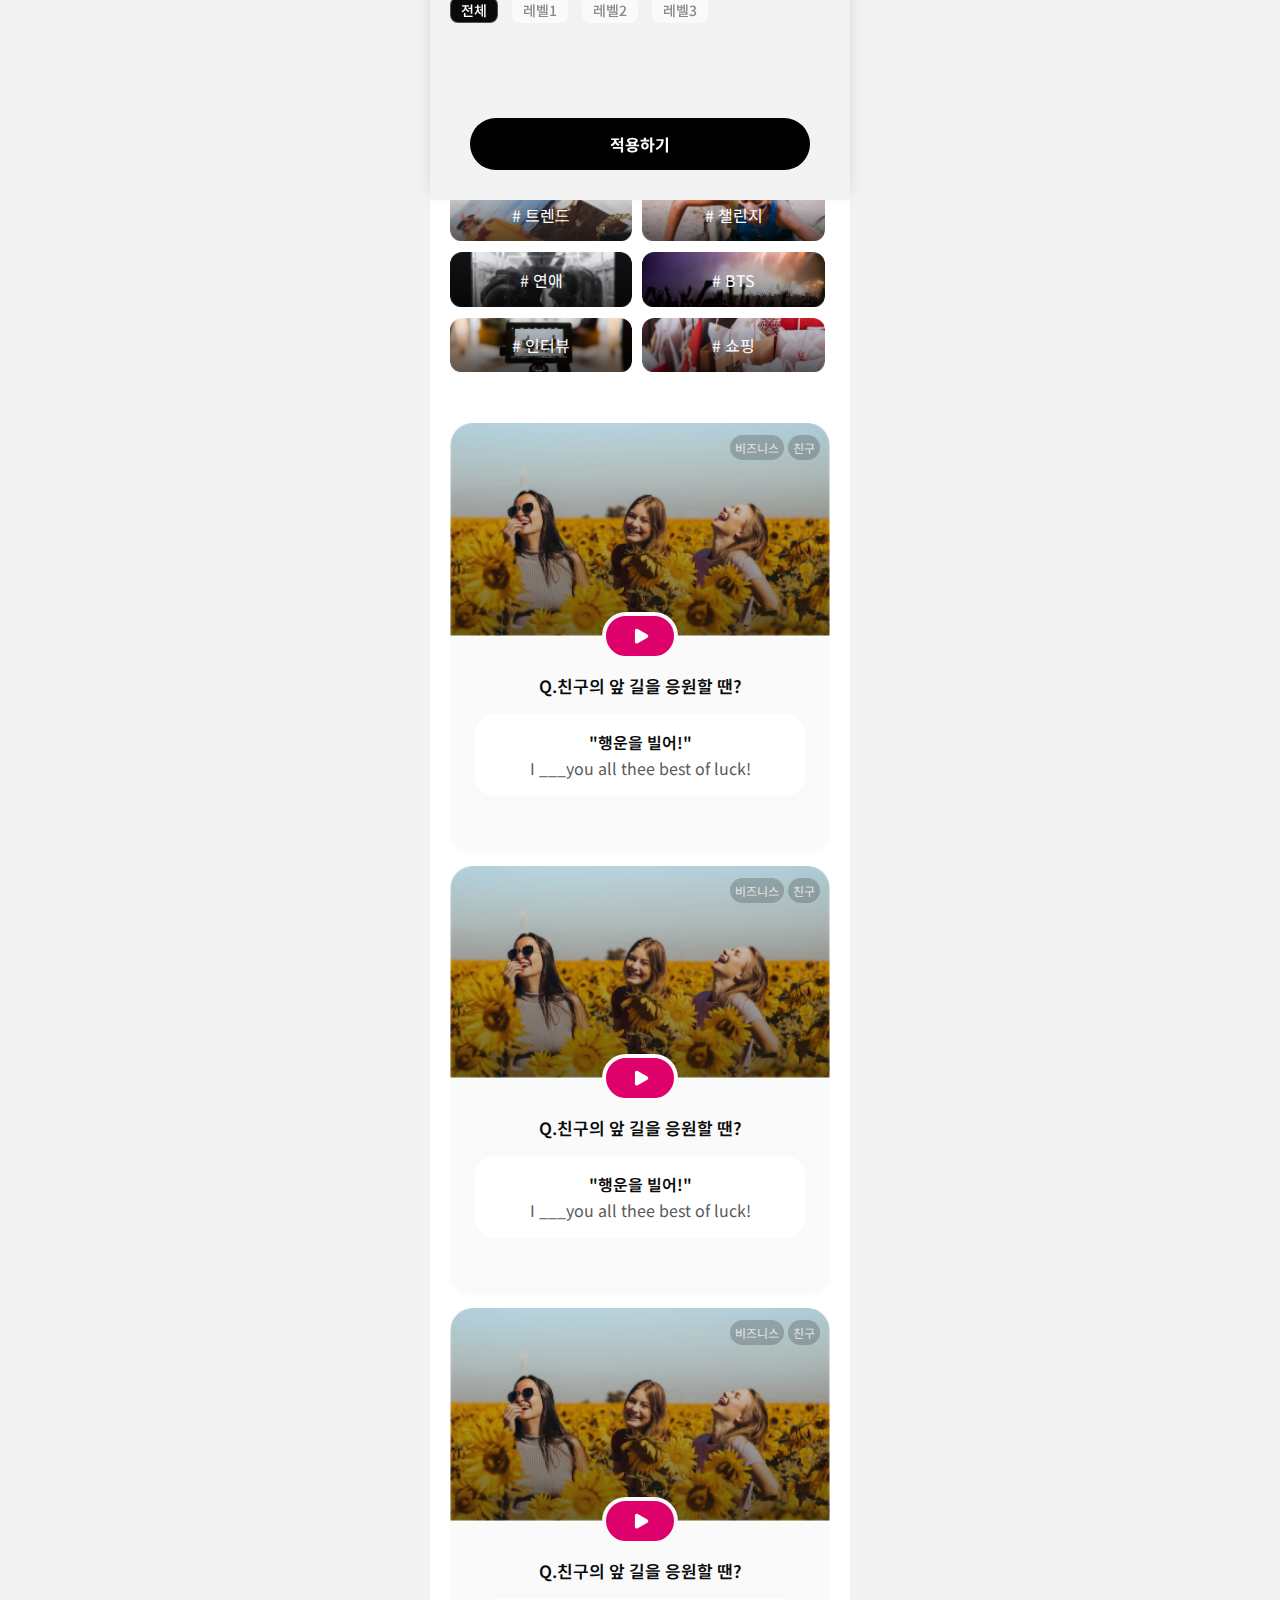
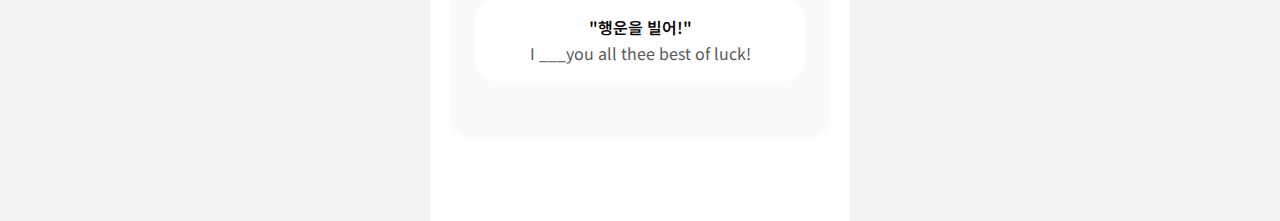
<file: contents_03.html>
<!DOCTYPE html>
<html lang="en">
<head>
    <meta charset="UTF-8">
    <meta http-equiv="X-UA-Compatible" content="IE=edge">
    <meta name="viewport" content="width=device-width, initial-scale=1.0">
    <title>Document</title>
    
    <!-- css -->
    <link rel="stylesheet" href="https://kimhye-won.github.io/kmongs/css/common.css">
    <link rel="stylesheet" href="https://kimhye-won.github.io/kmongs/css/layout.css">
    <link rel="stylesheet" href="https://kimhye-won.github.io/kmongs/css/contents.css">
    <link rel="stylesheet" href="https://cdn.jsdelivr.net/npm/swiper@9/swiper-bundle.min.css"/>

    <!-- js -->
    <script src="https://ajax.googleapis.com/ajax/libs/jquery/3.5.1/jquery.min.js"></script>
    <script src="https://cdn.jsdelivr.net/npm/swiper@9/swiper-bundle.min.js"></script>
    <script type="text/javascript" src="https://kimhye-won.github.io/kmongs/js/main.js"></script>
</head>
<body>
    
    <div class="wrap">

        <div class="content-top">
            <div class="fixed-top tab-top">
                <!-------- 유저이름 -------->
                <div class="user-info">
                    <div class="user-info-inner">
                        <p class="user-name font-smooth">AndySnac09876289098</p>
                        <div class="user-ico">
                            <a href="#"><img src="https://kimhye-won.github.io/kmongs/img/ic_alarm_on.svg" alt=""/></a>
                            <a href="#"><img src="https://kimhye-won.github.io/kmongs/img/search.svg" alt=""/></a>
                        </div>
                    </div>
                </div>

                <div class="top_navi">
                    <ul>
                        <li>
                            <a href="https://kimhye-won.github.io/kmongs/contents_01.html">
                                <div class="tab-img">
                                    <img src="https://kimhye-won.github.io/kmongs/img/contents_vlog_ic_off.svg" alt=""/>
                                    <img src="https://kimhye-won.github.io/kmongs/img/contents_vlog_ic_on.svg" alt="" class="on"/>
                                </div>
                                <span class="">브이로그</span>
                            </a>
                        </li>
                        <li>
                            <a href="https://kimhye-won.github.io/kmongs/contents_02.html">
                                <div class="tab-img">
                                    <img src="https://kimhye-won.github.io/kmongs/img/contents_shorts_ic_off.svg" alt=""/>
                                    <img src="https://kimhye-won.github.io/kmongs/img/contents_shorts_ic_on.svg" alt="" class="on"/>
                                </div>
                                <span class="">Shorts</span>
                            </a>
                        </li>
                        <li  class="active">
                            <a href="https://kimhye-won.github.io/kmongs/contents_03.html">
                                <div class="tab-img">
                                    <img src="https://kimhye-won.github.io/kmongs/img/contents_words_ic_off.svg" alt=""/>
                                    <img src="https://kimhye-won.github.io/kmongs/img/contents_words_ic_on.svg" alt="" class="on"/>
                                </div>
                                <span class="">단어/표현</span>
                            </a>
                        </li>
                        <li>
                            <a href="https://kimhye-won.github.io/kmongs/contents_04.html">
                                <div class="tab-img">
                                    <img src="https://kimhye-won.github.io/kmongs/img/contents_begin_ic_off.svg" alt=""/>
                                    <img src="https://kimhye-won.github.io/kmongs/img/contents_begin_ic_on.svg" alt="" class="on"/>
                                </div>
                                <span class="">왕초보</span>
                            </a>
                        </li>
                    </ul>
                </div>

                <div class="category">
                    <ul class="scroll_container">
                        <li class="cate-setting"><img src="https://kimhye-won.github.io/kmongs/img/tune.svg" alt=""/></li>
                        <li class="tabs active"><a href="#">전체</a></li>
                        <li class="tabs"><a href="#">🔥HOT</a></li>
                        <li class="tabs"><a href="#">#파티</a></li>
                        <li class="tabs"><a href="#">#여행</a></li>
                        <li class="tabs"><a href="#">#영국영어</a></li>
                        <li class="tabs"><a href="#">#정보</a></li>
                    </ul>
                </div>
            </div>

            <div class="home-inner">
                <div class="content-item">
                    <h2 class="content-title font-smooth"><img src="https://kimhye-won.github.io/kmongs/img/home3_ic.png" alt=""/>매일 1분 단어/표현</h2>
                    <div class="somenails round">
                        <div class="somenails-img">
                            <img src="https://kimhye-won.github.io/kmongs/img/somenails_02.png" alt="" class="somenails-imgs" />
                            <div class="tag_wrap">
                                <span class="tag bk">비즈니스</span>
                                <span class="tag bk">친구</span>
                            </div>
                        </div>
                        <div class="somenails-round">
                            <div class="play-btn"><img src="https://kimhye-won.github.io/kmongs/img/home_play.svg" alt=""/></div>
                            <h3 class="qa">Q.친구의 앞 길을 응원할 땐?</h3>
                            <div class="qa_box">
                                <b>"행운을 빌어!"</b>
                                <p class="ans">I ___you all thee best of luck!</p>
                            </div>
                        </div>
                    </div>
                    <div class="somenails round">
                        <div class="somenails-img">
                            <img src="https://kimhye-won.github.io/kmongs/img/somenails_02.png" alt="" class="somenails-imgs" />
                            <div class="tag_wrap">
                                <span class="tag bk">비즈니스</span>
                                <span class="tag bk">친구</span>
                            </div>
                        </div>
                        <div class="somenails-round">
                            <div class="play-btn"><img src="https://kimhye-won.github.io/kmongs/img/home_play.svg" alt=""/></div>
                            <h3 class="qa">Q.친구의 앞 길을 응원할 땐?</h3>
                            <div class="qa_box">
                                <b>"행운을 빌어!"</b>
                                <p class="ans">I ___you all thee best of luck!</p>
                            </div>
                        </div>
                    </div>
                </div>
            </div>


            <div class="sub-item gy_bg">
                <div class="home-inner">
                    <h2 class="content-title font-smooth"><img src="https://kimhye-won.github.io/kmongs/img/home2_ic.png" alt=""/>오늘의 추천 콘텐츠</h2>
                    <p class="gy-title">랜선으로 떠나는 뉴욕 집들이!</p>
                </div>

                <div class="round-swiper-wrap">
                    <div class="swiper round-swiper">
                        <div class="swiper-wrapper">
                            <div class="somenails round swiper-slide">
                                <div class="somenails-img">
                                    <img src="https://kimhye-won.github.io/kmongs/img/somenails_02.png" alt="" class="somenails-imgs" />
                                    <div class="tag_wrap">
                                        <span class="tag bk">비즈니스</span>
                                        <span class="tag bk">친구</span>
                                    </div>
                                </div>
                                <div class="somenails-round">
                                    <div class="play-btn"><img src="https://kimhye-won.github.io/kmongs/img/play_bk_sml.svg" alt=""/></div>
                                    <div class="qa_box">
                                        <b>"행운을 빌어!"</b>
                                        <p class="ans">I ___you all thee best of luck!</p>
                                    </div>
                                </div>
                            </div>
                            <div class="somenails round swiper-slide">
                                <div class="somenails-img">
                                    <img src="https://kimhye-won.github.io/kmongs/img/somenails_02.png" alt="" class="somenails-imgs" />
                                    <div class="tag_wrap">
                                        <span class="tag bk">비즈니스</span>
                                        <span class="tag bk">친구</span>
                                    </div>
                                </div>
                                <div class="somenails-round">
                                    <div class="play-btn"><img src="https://kimhye-won.github.io/kmongs/img/play_bk_sml.svg" alt=""/></div>
                                    <div class="qa_box">
                                        <b>"행운을 빌어!"</b>
                                        <p class="ans">I ___you all thee best of luck!</p>
                                    </div>
                                </div>
                            </div>
                        </div>
                    </div>
                </div>
            </div>

        
            <div class="sub-item">
                <div class="home-inner">
                    <h2 class="content-title font-smooth"><img src="https://kimhye-won.github.io/kmongs/img/contents_tag_ic.svg" alt=""/>다른 태그도 구경해 볼까요?</h2>
                    <ul class="other-tag">
                        <li>
                            <a href="#">
                                <img src="https://kimhye-won.github.io/kmongs/img/other_tag_01.png" alt="" />
                                <p class="other-tag-name"># 트렌드</p>
                            </a>
                        </li>
                        <li>
                            <a href="#">
                                <img src="https://kimhye-won.github.io/kmongs/img/other_tag_02.png" alt="" />
                                <p class="other-tag-name"># 챌린지</p>
                            </a>
                        </li>
                        <li>
                            <a href="#">
                                <img src="https://kimhye-won.github.io/kmongs/img/other_tag_03.png" alt="" />
                                <p class="other-tag-name"># 연애</p>
                            </a>
                        </li>
                        <li>
                            <img src="https://kimhye-won.github.io/kmongs/img/other_tag_04.png" alt="" />
                            <p class="other-tag-name"># BTS</p>
                        </li>
                        <li>
                            <a href="#">
                                <img src="https://kimhye-won.github.io/kmongs/img/other_tag_05.png" alt="" />
                                <p class="other-tag-name"># 인터뷰</p>
                            </a>
                        </li>
                        <li>
                            <a href="#">
                                <img src="https://kimhye-won.github.io/kmongs/img/other_tag_06.png" alt="" />
                                <p class="other-tag-name"># 쇼핑</p>
                            </a>
                        </li>
                    </ul>
                </div>
            </div>

            <div class="home-inner">
                <div class="somenails round">
                    <div class="somenails-img">
                        <img src="https://kimhye-won.github.io/kmongs/img/somenails_02.png" alt="" class="somenails-imgs" />
                        <div class="tag_wrap">
                            <span class="tag bk">비즈니스</span>
                            <span class="tag bk">친구</span>
                        </div>
                    </div>
                    <div class="somenails-round">
                        <div class="play-btn"><img src="https://kimhye-won.github.io/kmongs/img/home_play.svg" alt=""/></div>
                        <h3 class="qa">Q.친구의 앞 길을 응원할 땐?</h3>
                        <div class="qa_box">
                            <b>"행운을 빌어!"</b>
                            <p class="ans">I ___you all thee best of luck!</p>
                        </div>
                    </div>
                </div>

                <div class="somenails round">
                    <div class="somenails-img">
                        <img src="https://kimhye-won.github.io/kmongs/img/somenails_02.png" alt="" class="somenails-imgs" />
                        <div class="tag_wrap">
                            <span class="tag bk">비즈니스</span>
                            <span class="tag bk">친구</span>
                        </div>
                    </div>
                    <div class="somenails-round">
                        <div class="play-btn"><img src="https://kimhye-won.github.io/kmongs/img/home_play.svg" alt=""/></div>
                        <h3 class="qa">Q.친구의 앞 길을 응원할 땐?</h3>
                        <div class="qa_box">
                            <b>"행운을 빌어!"</b>
                            <p class="ans">I ___you all thee best of luck!</p>
                        </div>
                    </div>
                </div>
                
                <div class="somenails round">
                    <div class="somenails-img">
                        <img src="https://kimhye-won.github.io/kmongs/img/somenails_02.png" alt="" class="somenails-imgs" />
                        <div class="tag_wrap">
                            <span class="tag bk">비즈니스</span>
                            <span class="tag bk">친구</span>
                        </div>
                    </div>
                    <div class="somenails-round">
                        <div class="play-btn"><img src="https://kimhye-won.github.io/kmongs/img/home_play.svg" alt=""/></div>
                        <h3 class="qa">Q.친구의 앞 길을 응원할 땐?</h3>
                        <div class="qa_box">
                            <b>"행운을 빌어!"</b>
                            <p class="ans">I ___you all thee best of luck!</p>
                        </div>
                    </div>
                </div>
            </div>

            <!-------- 하단 고정 바 -------->
            <div class="mobile_navi">
                <ul>
                    <li>
                        <a href="https://kimhye-won.github.io/kmongs/index.html">
                            <img src="https://kimhye-won.github.io/kmongs/img/ic_home.svg" alt="" />
                            <img src="https://kimhye-won.github.io/kmongs/img/ic_home_on.svg" alt="" class="on"/>
                            <span class="font-smooth">홈</span>
                        </a>
                    </li>
                    <li>
                        <a href="https://kimhye-won.github.io/kmongs/myc.html">
                            <img src="https://kimhye-won.github.io/kmongs/img/ic_mycourse.svg" alt=""/>
                            <img src="https://kimhye-won.github.io/kmongs/img/ic_mycourse_on.svg" alt="" class="on"/>
                            <span class="font-smooth">My 코스</span>
                        </a>
                    </li>
                    <li class="active">
                        <a href="https://kimhye-won.github.io/kmongs/contents_01.html">
                            <img src="https://kimhye-won.github.io/kmongs/img/ic_contents.svg" alt=""/>
                            <img src="https://kimhye-won.github.io/kmongs/img/ic_contents_on.svg" alt="" class="on"/>
                            <span class="font-smooth">콘텐츠</span>
                        </a>
                    </li>
                    <li>
                        <a href="#">
                            <img src="https://kimhye-won.github.io/kmongs/img/ic_review.svg" alt=""/>
                            <img src="https://kimhye-won.github.io/kmongs/img/ic_review_on.svg" alt="" class="on"/>
                            <span class="font-smooth">복습</span>
                        </a> 
                    </li>
                    <li>
                        <a href="#">
                            <img src="https://kimhye-won.github.io/kmongs/img/ic_profile.svg" alt=""/>
                            <img src="https://kimhye-won.github.io/kmongs/img/ic_profile_on.svg" alt="" class="on"/>
                            <span class="font-smooth">프로필</span>
                        </a>
                    </li>
                </ul>
            </div>

            <!-------- 필터링 -------->
            <div class="filter">
                <div class="filter-inner">
                    <div class="filter-section">
                        <h2>태그</h2>
                        <div class="filter-tag filter-tag01">
                            <span class="tag wh active">전체</span>
                            <span class="tag wh">🔥HOT</span>
                            <span class="tag wh">#일상</span>
                            <span class="tag wh">#여행</span>
                            <span class="tag wh">#비즈니스</span>
                            <span class="tag wh">#쇼핑</span>
                            <span class="tag wh">#자기계발</span>
                            <span class="tag wh">#토크</span>
                            <span class="tag wh">#유머</span>
                            <span class="tag wh">#시사</span>
                        </div>
                    </div>
                    <div class="filter-section">
                        <h2>레벨</h2>
                        <div class="filter-tag filter-tag02">
                            <span class="tag wh active">전체</span>
                            <span class="tag wh">레벨1</span>
                            <span class="tag wh">레벨2</span>
                            <span class="tag wh">레벨3</span>
                        </div>
                    </div>
                    <div class="filter-btn">
                        <a href="#">적용하기</a>
                    </div>
                </div>
            </div>

        </div>
    </div>

</body>
</html>
</file>
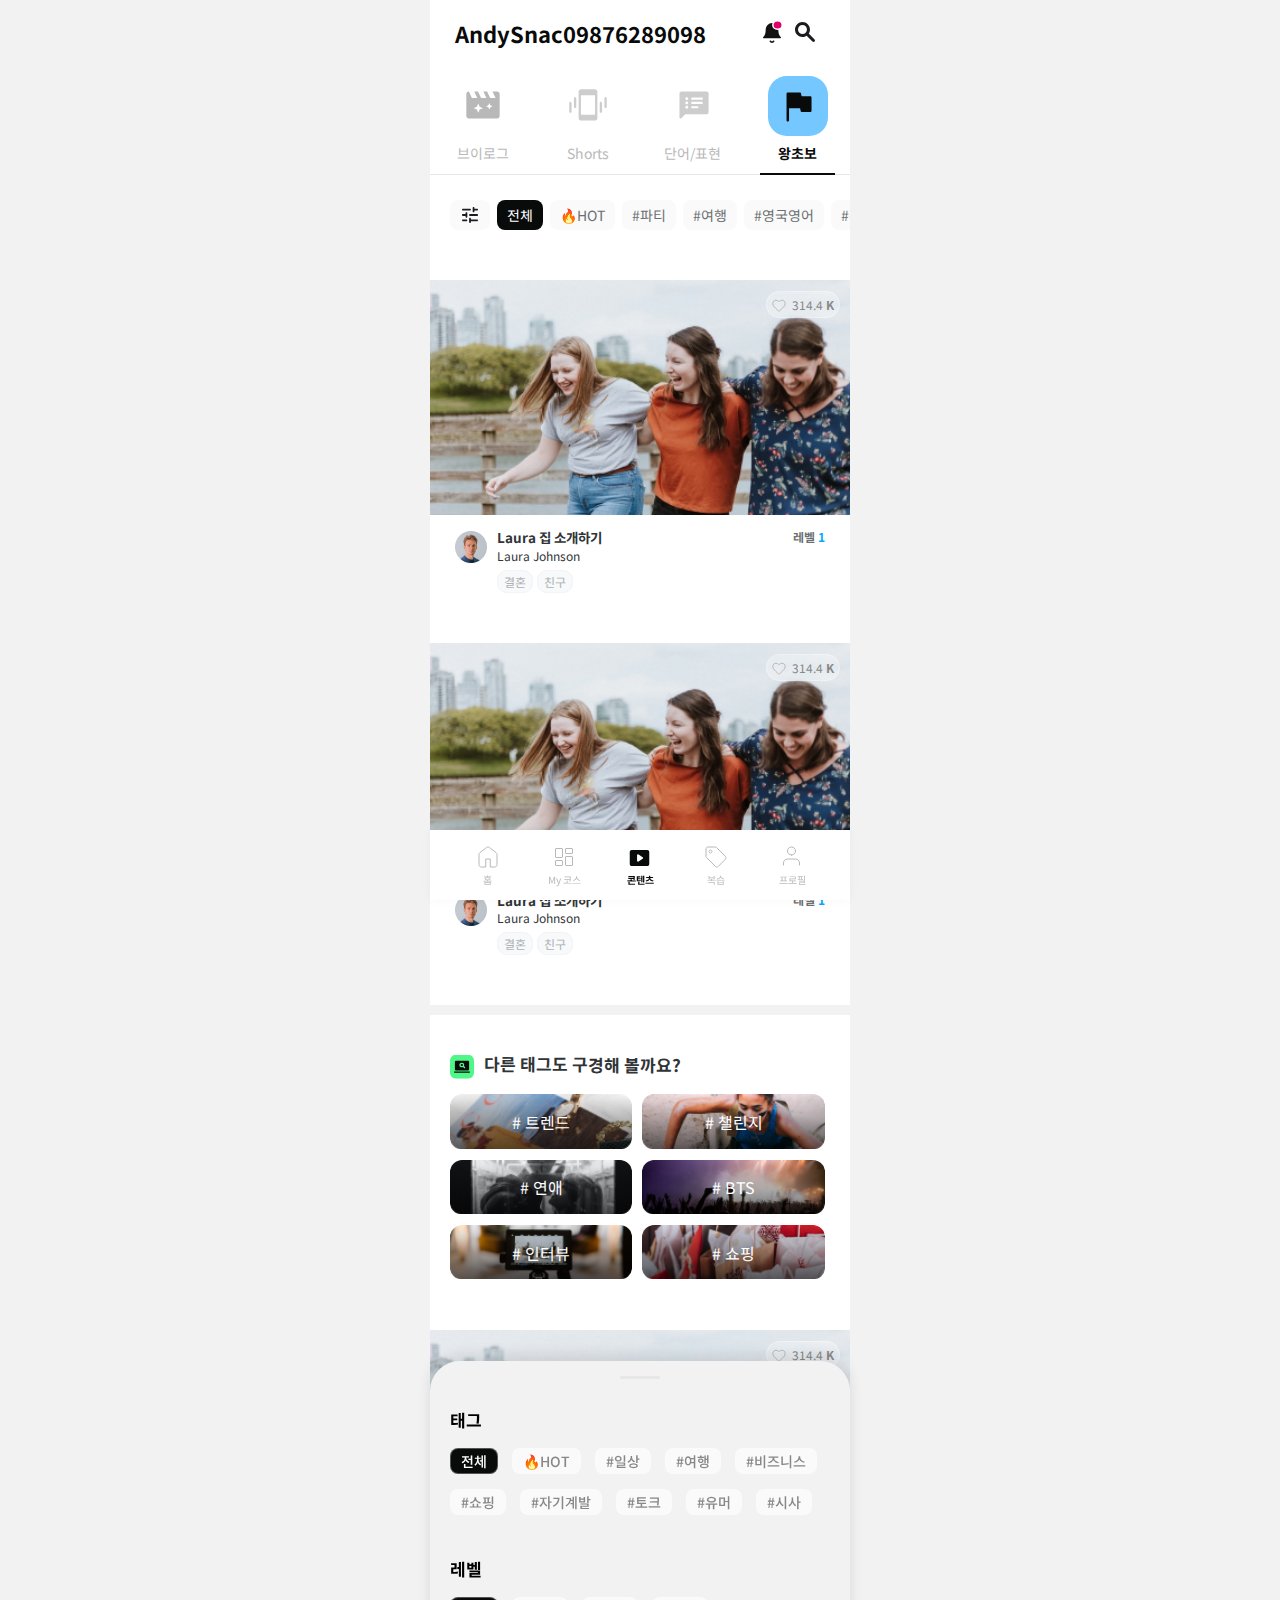
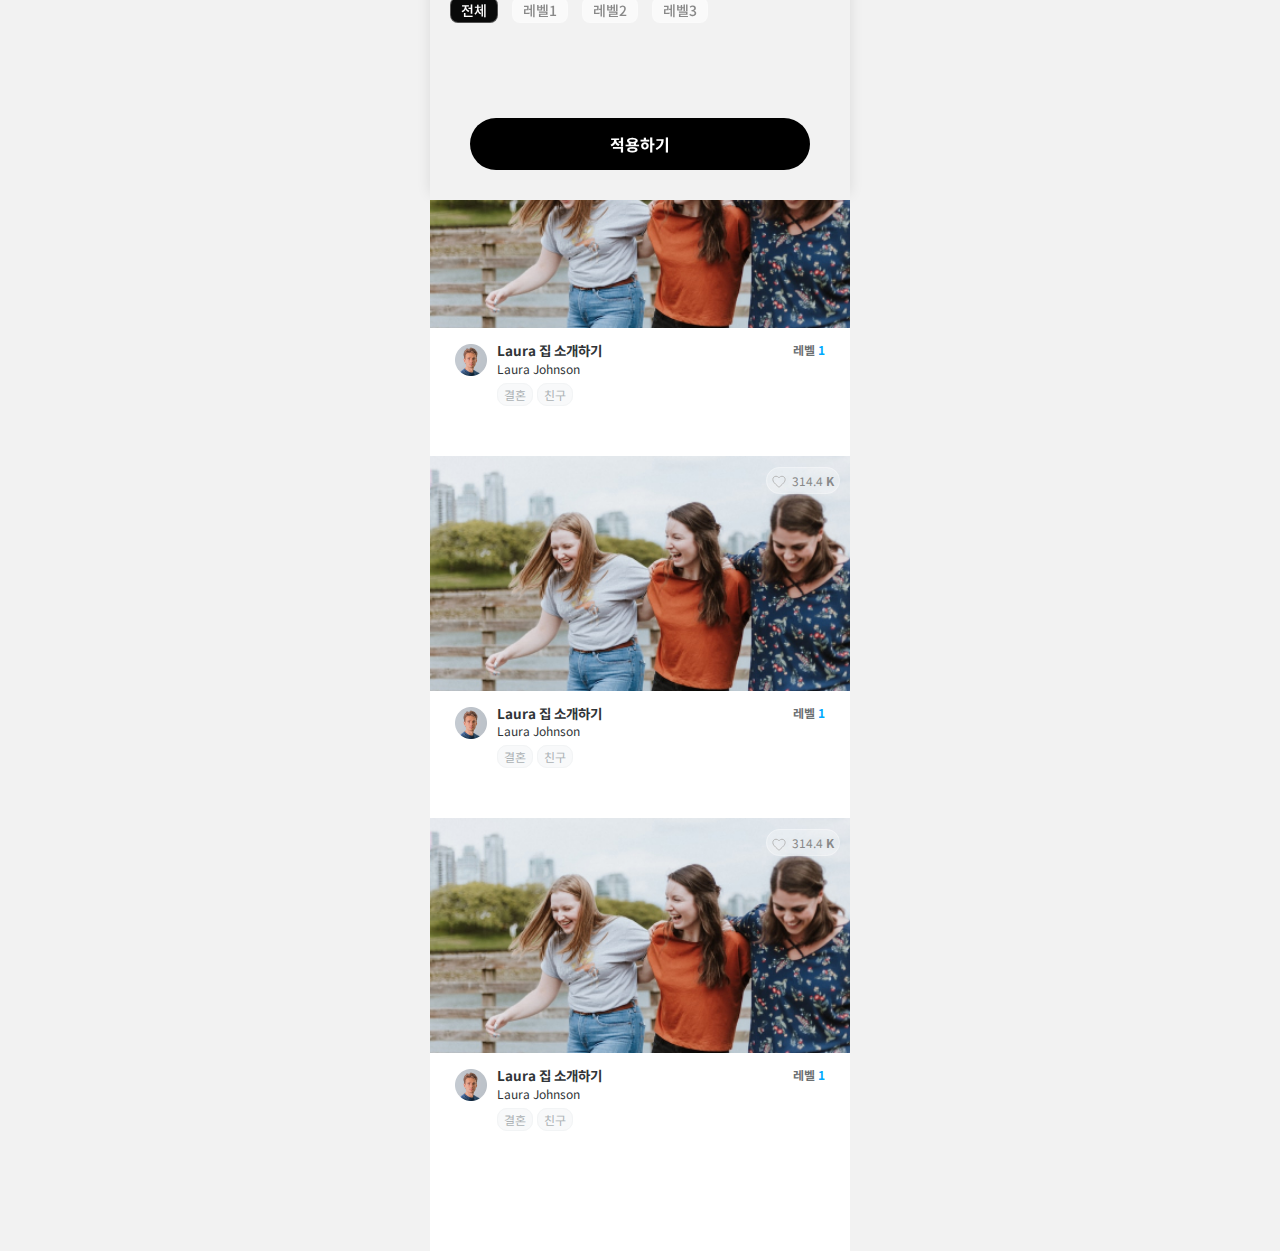
<file: contents_04.html>
<!DOCTYPE html>
<html lang="en">
<head>
    <meta charset="UTF-8">
    <meta http-equiv="X-UA-Compatible" content="IE=edge">
    <meta name="viewport" content="width=device-width, initial-scale=1.0">
    <title>Document</title>
    
    <!-- css -->
    <link rel="stylesheet" href="https://kimhye-won.github.io/kmongs/css/common.css">
    <link rel="stylesheet" href="https://kimhye-won.github.io/kmongs/css/layout.css">
    <link rel="stylesheet" href="https://kimhye-won.github.io/kmongs/css/contents.css">
    <link rel="stylesheet" href="https://cdn.jsdelivr.net/npm/swiper@9/swiper-bundle.min.css"/>

    <!-- js -->
    <script src="https://ajax.googleapis.com/ajax/libs/jquery/3.5.1/jquery.min.js"></script>
    <script src="https://cdn.jsdelivr.net/npm/swiper@9/swiper-bundle.min.js"></script>
    <script type="text/javascript" src="https://kimhye-won.github.io/kmongs/js/main.js"></script>
</head>
<body>
    
    <div class="wrap">

        <div class="content-top">
            <div class="fixed-top tab-top">
                <!-------- 유저이름 -------->
                <div class="user-info">
                    <div class="user-info-inner">
                        <p class="user-name font-smooth">AndySnac09876289098</p>
                        <div class="user-ico">
                            <a href="#"><img src="https://kimhye-won.github.io/kmongs/img/ic_alarm_on.svg" alt=""/></a>
                            <a href="#"><img src="https://kimhye-won.github.io/kmongs/img/search.svg" alt=""/></a>
                        </div>
                    </div>
                </div>

                <div class="top_navi">
                    <ul>
                        <li>
                            <a href="https://kimhye-won.github.io/kmongs/contents_01.html">
                                <div class="tab-img">
                                    <img src="https://kimhye-won.github.io/kmongs/img/contents_vlog_ic_off.svg" alt=""/>
                                    <img src="https://kimhye-won.github.io/kmongs/img/contents_vlog_ic_on.svg" alt="" class="on"/>
                                </div>
                                <span class="">브이로그</span>
                            </a>
                        </li>
                        <li>
                            <a href="https://kimhye-won.github.io/kmongs/contents_02.html">
                                <div class="tab-img">
                                    <img src="https://kimhye-won.github.io/kmongs/img/contents_shorts_ic_off.svg" alt=""/>
                                    <img src="https://kimhye-won.github.io/kmongs/img/contents_shorts_ic_on.svg" alt="" class="on"/>
                                </div>
                                <span class="">Shorts</span>
                            </a>
                        </li>
                        <li>
                            <a href="https://kimhye-won.github.io/kmongs/contents_03.html">
                                <div class="tab-img">
                                    <img src="https://kimhye-won.github.io/kmongs/img/contents_words_ic_off.svg" alt=""/>
                                    <img src="https://kimhye-won.github.io/kmongs/img/contents_words_ic_on.svg" alt="" class="on"/>
                                </div>
                                <span class="">단어/표현</span>
                            </a>
                        </li>
                        <li class="active">
                            <a href="https://kimhye-won.github.io/kmongs/contents_04.html">
                                <div class="tab-img">
                                    <img src="https://kimhye-won.github.io/kmongs/img/contents_begin_ic_off.svg" alt=""/>
                                    <img src="https://kimhye-won.github.io/kmongs/img/contents_begin_ic_on.svg" alt="" class="on"/>
                                </div>
                                <span class="">왕초보</span>
                            </a>
                        </li>
                    </ul>
                </div>

                <div class="category">
                    <ul class="scroll_container">
                        <li class="cate-setting"><img src="https://kimhye-won.github.io/kmongs/img/tune.svg" alt=""/></li>
                        <li class="tabs active"><a href="#">전체</a></li>
                        <li class="tabs"><a href="#">🔥HOT</a></li>
                        <li class="tabs"><a href="#">#파티</a></li>
                        <li class="tabs"><a href="#">#여행</a></li>
                        <li class="tabs"><a href="#">#영국영어</a></li>
                        <li class="tabs"><a href="#">#정보</a></li>
                    </ul>
                </div>
            </div>

            <div class="after_line sub-item">
                <div class="somenails item-pb">
                    <a href="#" class="link_a"></a>
                    <div class="somenails-img">
                        <img src="https://kimhye-won.github.io/kmongs/img/somenails_01.jpg" alt="" class="somenails-imgs" />
                        <div class="tag_wrap"><span class="tag wh"><span class="favorite"></span>314.4 <b>K</b></span></div>
                    </div>
                    <div class="somenails-txt">
                        <img src="https://kimhye-won.github.io/kmongs/img/profile.png" alt=""/>
                        <div class="somenails-title">
                            <h3>Laura 집 소개하기</h3>
                            <p class="writer">Laura Johnson</p>
                            <span class="tag gy">결혼</span>
                            <span class="tag gy">친구</span>
                        </div>
                        <span class="level">레벨 <b>1</b></span>
                    </div>
                </div>

                <div class="somenails">
                    <a href="#" class="link_a"></a>
                    <div class="somenails-img">
                        <img src="https://kimhye-won.github.io/kmongs/img/somenails_01.jpg" alt="" class="somenails-imgs" />
                        <div class="tag_wrap"><span class="tag wh"><span class="favorite"></span>314.4 <b>K</b></span></div>
                    </div>
                    <div class="somenails-txt">
                        <img src="https://kimhye-won.github.io/kmongs/img/profile.png" alt=""/>
                        <div class="somenails-title">
                            <h3>Laura 집 소개하기</h3>
                            <p class="writer">Laura Johnson</p>
                            <span class="tag gy">결혼</span>
                            <span class="tag gy">친구</span>
                        </div>
                        <span class="level">레벨 <b>1</b></span>
                    </div>
                </div>
            </div>
        
            <div class="sub-item">
                <div class="home-inner">
                    <h2 class="content-title font-smooth"><img src="https://kimhye-won.github.io/kmongs/img/contents_tag_ic.svg" alt=""/>다른 태그도 구경해 볼까요?</h2>
                    <ul class="other-tag">
                        <li>
                            <a href="#">
                                <img src="https://kimhye-won.github.io/kmongs/img/other_tag_01.png" alt="" />
                                <p class="other-tag-name"># 트렌드</p>
                            </a>
                        </li>
                        <li>
                            <a href="#">
                                <img src="https://kimhye-won.github.io/kmongs/img/other_tag_02.png" alt="" />
                                <p class="other-tag-name"># 챌린지</p>
                            </a>
                        </li>
                        <li>
                            <a href="#">
                                <img src="https://kimhye-won.github.io/kmongs/img/other_tag_03.png" alt="" />
                                <p class="other-tag-name"># 연애</p>
                            </a>
                        </li>
                        <li>
                            <img src="https://kimhye-won.github.io/kmongs/img/other_tag_04.png" alt="" />
                            <p class="other-tag-name"># BTS</p>
                        </li>
                        <li>
                            <a href="#">
                                <img src="https://kimhye-won.github.io/kmongs/img/other_tag_05.png" alt="" />
                                <p class="other-tag-name"># 인터뷰</p>
                            </a>
                        </li>
                        <li>
                            <a href="#">
                                <img src="https://kimhye-won.github.io/kmongs/img/other_tag_06.png" alt="" />
                                <p class="other-tag-name"># 쇼핑</p>
                            </a>
                        </li>
                    </ul>
                </div>
            </div>

            <div class="">
                <div class="somenails item-pb">
                    <a href="#" class="link_a"></a>
                        <div class="somenails-img">
                            <img src="https://kimhye-won.github.io/kmongs/img/somenails_01.jpg" alt="" class="somenails-imgs" />
                            <div class="tag_wrap"><span class="tag wh"><span class="favorite"></span>314.4 <b>K</b></span></div>
                        </div>
                        <div class="somenails-txt">
                            <img src="https://kimhye-won.github.io/kmongs/img/profile.png" alt=""/>
                            <div class="somenails-title">
                                <h3>Laura 집 소개하기</h3>
                                <p class="writer">Laura Johnson</p>
                                <span class="tag gy">결혼</span>
                                <span class="tag gy">친구</span>
                            </div>
                            <span class="level">레벨 <b>1</b></span>
                        </div>
                    
                </div>

                <div class="somenails item-pb">
                    <a href="#" class="link_a"></a>
                    <div class="somenails-img">
                        <img src="https://kimhye-won.github.io/kmongs/img/somenails_01.jpg" alt="" class="somenails-imgs" />
                        <div class="tag_wrap"><span class="tag wh"><span class="favorite"></span>314.4 <b>K</b></span></div>
                    </div>
                    <div class="somenails-txt">
                        <img src="https://kimhye-won.github.io/kmongs/img/profile.png" alt=""/>
                        <div class="somenails-title">
                            <h3>Laura 집 소개하기</h3>
                            <p class="writer">Laura Johnson</p>
                            <span class="tag gy">결혼</span>
                            <span class="tag gy">친구</span>
                        </div>
                        <span class="level">레벨 <b>1</b></span>
                    </div>
                </div>
            </div>
            

            <div class="">
                <div class="somenails item-pb">
                    <a href="#" class="link_a"></a>
                    <div class="somenails-img">
                        <img src="https://kimhye-won.github.io/kmongs/img/somenails_01.jpg" alt="" class="somenails-imgs" />
                        <div class="tag_wrap"><span class="tag wh"><span class="favorite"></span>314.4 <b>K</b></span></div>
                    </div>
                    <div class="somenails-txt">
                        <img src="https://kimhye-won.github.io/kmongs/img/profile.png" alt=""/>
                        <div class="somenails-title">
                            <h3>Laura 집 소개하기</h3>
                            <p class="writer">Laura Johnson</p>
                            <span class="tag gy">결혼</span>
                            <span class="tag gy">친구</span>
                        </div>
                        <span class="level">레벨 <b>1</b></span>
                    </div>
                </div>

                <div class="somenails item-pb">
                    <a href="#" class="link_a"></a>
                    <div class="somenails-img">
                        <img src="https://kimhye-won.github.io/kmongs/img/somenails_01.jpg" alt="" class="somenails-imgs" />
                        <div class="tag_wrap"><span class="tag wh"><span class="favorite"></span>314.4 <b>K</b></span></div>
                    </div>
                    <div class="somenails-txt">
                        <img src="https://kimhye-won.github.io/kmongs/img/profile.png" alt=""/>
                        <div class="somenails-title">
                            <h3>Laura 집 소개하기</h3>
                            <p class="writer">Laura Johnson</p>
                            <span class="tag gy">결혼</span>
                            <span class="tag gy">친구</span>
                        </div>
                        <span class="level">레벨 <b>1</b></span>
                    </div>
                </div>

            </div>


            <!-------- 하단 고정 바 -------->
            <div class="mobile_navi">
                <ul>
                    <li>
                        <a href="https://kimhye-won.github.io/kmongs/index.html">
                            <img src="https://kimhye-won.github.io/kmongs/img/ic_home.svg" alt="" />
                            <img src="https://kimhye-won.github.io/kmongs/img/ic_home_on.svg" alt="" class="on"/>
                            <span class="font-smooth">홈</span>
                        </a>
                    </li>
                    <li>
                        <a href="https://kimhye-won.github.io/kmongs/myc.html">
                            <img src="https://kimhye-won.github.io/kmongs/img/ic_mycourse.svg" alt=""/>
                            <img src="https://kimhye-won.github.io/kmongs/img/ic_mycourse_on.svg" alt="" class="on"/>
                            <span class="font-smooth">My 코스</span>
                        </a>
                    </li>
                    <li class="active">
                        <a href="https://kimhye-won.github.io/kmongs/contents_01.html">
                            <img src="https://kimhye-won.github.io/kmongs/img/ic_contents.svg" alt=""/>
                            <img src="https://kimhye-won.github.io/kmongs/img/ic_contents_on.svg" alt="" class="on"/>
                            <span class="font-smooth">콘텐츠</span>
                        </a>
                    </li>
                    <li>
                        <a href="#">
                            <img src="https://kimhye-won.github.io/kmongs/img/ic_review.svg" alt=""/>
                            <img src="https://kimhye-won.github.io/kmongs/img/ic_review_on.svg" alt="" class="on"/>
                            <span class="font-smooth">복습</span>
                        </a> 
                    </li>
                    <li>
                        <a href="#">
                            <img src="https://kimhye-won.github.io/kmongs/img/ic_profile.svg" alt=""/>
                            <img src="https://kimhye-won.github.io/kmongs/img/ic_profile_on.svg" alt="" class="on"/>
                            <span class="font-smooth">프로필</span>
                        </a>
                    </li>
                </ul>
            </div>

            <!-------- 필터링 -------->
            <div class="filter">
                <div class="filter-inner">
                    <div class="filter-section">
                        <h2>태그</h2>
                        <div class="filter-tag filter-tag01">
                            <span class="tag wh active">전체</span>
                            <span class="tag wh">🔥HOT</span>
                            <span class="tag wh">#일상</span>
                            <span class="tag wh">#여행</span>
                            <span class="tag wh">#비즈니스</span>
                            <span class="tag wh">#쇼핑</span>
                            <span class="tag wh">#자기계발</span>
                            <span class="tag wh">#토크</span>
                            <span class="tag wh">#유머</span>
                            <span class="tag wh">#시사</span>
                        </div>
                    </div>
                    <div class="filter-section">
                        <h2>레벨</h2>
                        <div class="filter-tag filter-tag02">
                            <span class="tag wh active">전체</span>
                            <span class="tag wh">레벨1</span>
                            <span class="tag wh">레벨2</span>
                            <span class="tag wh">레벨3</span>
                        </div>
                    </div>
                    <div class="filter-btn">
                        <a href="#">적용하기</a>
                    </div>
                </div>
            </div>

        </div>
    </div>

</body>
</html>
</file>
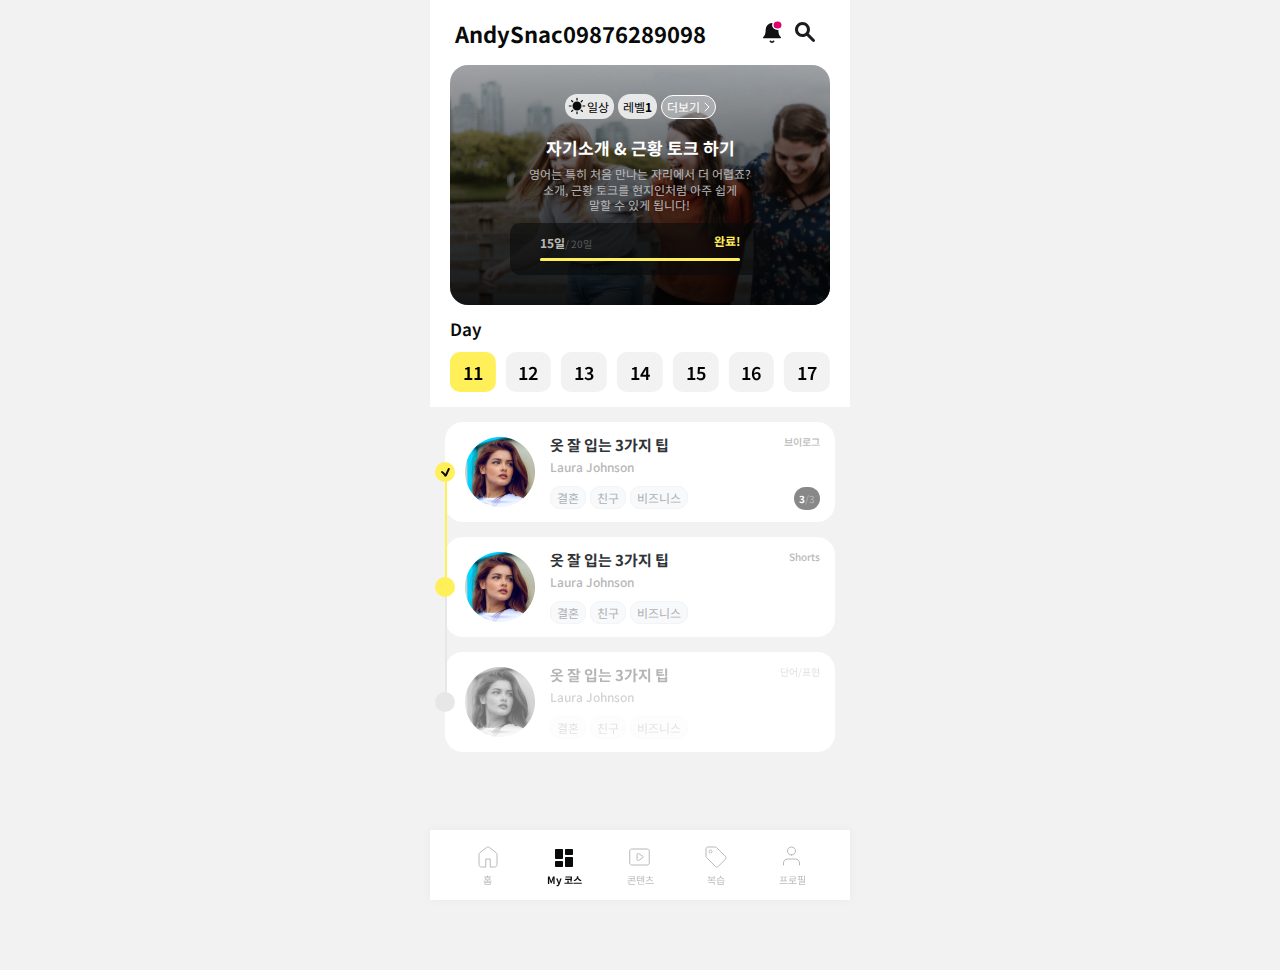
<file: myc.html>
<!DOCTYPE html>
<html lang="en">
<head>
    <meta charset="UTF-8">
    <meta http-equiv="X-UA-Compatible" content="IE=edge">
    <meta name="viewport" content="width=device-width, initial-scale=1.0">
    <title>Document</title>

    <!-- css -->
    <link rel="stylesheet" href="https://kimhye-won.github.io/kmongs/css/common.css">
    <link rel="stylesheet" href="https://kimhye-won.github.io/kmongs/css/layout.css">
    <link rel="stylesheet" href="https://kimhye-won.github.io/kmongs/css/contents.css">
    <link rel="stylesheet" href="https://kimhye-won.github.io/kmongs/css/myc.css">
    <link rel="stylesheet" href="https://cdn.jsdelivr.net/npm/swiper@9/swiper-bundle.min.css"/>

    <!-- js -->
    <script src="https://ajax.googleapis.com/ajax/libs/jquery/3.5.1/jquery.min.js"></script>
    <script src="https://cdn.jsdelivr.net/npm/swiper@9/swiper-bundle.min.js"></script>
    <script type="text/javascript" src="https://kimhye-won.github.io/kmongs/js/main.js"></script>
</head>
<body>

    <div class="wrap myc-wrap">
        <div class="home-top">
            <!-------- 상단고정 메뉴 -------->
            <div class="fixed-top">
                <div class="user-info">
                    <div class="user-info-inner">
                        <p class="user-name font-smooth">AndySnac09876289098</p>
                        <div class="user-ico">
                            <a href="#"><img src="https://kimhye-won.github.io/kmongs/img/ic_alarm_on.svg" alt=""/></a>
                            <a href="#"><img src="https://kimhye-won.github.io/kmongs/img/search.svg" alt=""/></a>
                        </div>
                    </div>
                </div>
            </div>

            <div class="myc-top">
                <div class="myc-info">
                    <div class="myc-bg"><img src="https://kimhye-won.github.io/kmongs/img/somenails_01.jpg" alt=""/></div>
                    <div class="myc-info-inner">
                        <div class="myc-tag">
                            <span class="tag myc-tags myc-tag-day">일상</span>
                            <!-- my코스 태그모음 -->
                            <!--
                                <span class="tag myc-tag myc-tag-ticket">여행</span>
                                <span class="tag myc-tag myc-tag-work">비즈니스</span>
                                <span class="tag myc-tag myc-tag-sell">쇼핑</span>
                                <span class="tag myc-tag myc-tag-fav">연애</span>
                                <span class="tag myc-tag myc-tag-school">자기계발</span>
                                <span class="tag myc-tag myc-tag-talk">토크</span>
                                <span class="tag myc-tag myc-tag-cel">유머</span>
                                <span class="tag myc-tag myc-tag-note">시사</span>
                            -->
                            <span class="tag">레벨<b>1</b></span>
                            <a href="https://kimhye-won.github.io/kmongs/myc_more.html" class="tag more">더보기</a>
                        </div>
                        <h2 class="font-smooth">자기소개 & 근황 토크 하기</h2>
                        <div class="myc-txt font-smooth">
                            영어는 특히 처음 만나는 자리에서 더 어렵죠?<br/>
                            소개, 근황 토크를 현지인처럼 아주 쉽게<br/>
                            말할 수 있게 됩니다!
                        </div>
                        <div class="myc-progress-wrap">
                            <div class="prg-inner">
                                <div class="myc-progress-day">
                                    <div class="myc-daynum">
                                        <b>15일</b><span>/ 20일</span>
                                    </div>
                                    <div class="myc-suc font-smooth">완료!</div>
                                </div>
                                <progress id="my-progress" value="100" min="0" max="100"></progress>
                            </div>
                        </div>
                    </div>
                </div>
                <p class="myc-day-title">Day</p>
                <div class="myc-day swiper myc-swiper">
                    <ul class="swiper-wrapper">
                        <li class="swiper-slide" data-idx="11">1</li>
                        <li class="swiper-slide">2</li>
                        <li class="swiper-slide">3</li>
                        <li class="swiper-slide">4</li>
                        <li class="swiper-slide">5</li>
                        <li class="swiper-slide">6</li>
                        <li class="swiper-slide">7</li>
                        <li class="swiper-slide">8</li>
                        <li class="swiper-slide">9</li>
                        <li class="swiper-slide">10</li>
                        <li class="swiper-slide  active">11</li>
                        <li class="swiper-slide">12</li>
                        <li class="swiper-slide">13</li>
                        <li class="swiper-slide">14</li>
                        <li class="swiper-slide">15</li>
                        <li class="swiper-slide">16</li>
                        <li class="swiper-slide">17</li>
                        <li class="swiper-slide">18</li>
                        <li class="swiper-slide">19</li>
                        <li class="swiper-slide">20</li>
                        <li class="swiper-slide">21</li>
                        <li class="swiper-slide">22</li>
                    </ul>
                </div>
            </div>

            <div class="day-list">
                <ul>
                    <li class="clear">
                        <div class="dayc-profile">
                            <img src="https://kimhye-won.github.io/kmongs/img/day-profile.png" alt=""/>
                        </div>
                        <div class="dayc-info">
                            <div class="dayc-title">
                                <p class="tit">옷 잘 입는 3가지 팁</p>
                                <p class="sub-tit">브이로그</p>
                            </div>
                            <span class="dayc-writer">Laura Johnson</span>
                            <div class="dayc-tag dayc-vlog">
                                <div>
                                    <span class="tag gy">결혼</span>
                                    <span class="tag gy">친구</span>
                                    <span class="tag gy">비즈니스</span>
                                </div>
                                <div class="part">
                                    <span class="tag"><b>3</b>/3</span>
                                </div>
                            </div>
                        </div>
                    </li>
                    <li class="ing">
                        <div class="dayc-profile">
                            <img src="https://kimhye-won.github.io/kmongs/img/day-profile.png" alt=""/>
                        </div>
                        <div class="dayc-info">
                            <div class="dayc-title">
                                <p class="tit">옷 잘 입는 3가지 팁</p>
                                <p class="sub-tit">Shorts</p>
                            </div>
                            <span class="dayc-writer">Laura Johnson</span>
                            <div class="dayc-tag">
                                <span class="tag gy">결혼</span>
                                <span class="tag gy">친구</span>
                                <span class="tag gy">비즈니스</span>
                            </div>
                        </div>
                    </li>
                    <li class="disa">
                        <div class="dayc-profile">
                            <img src="https://kimhye-won.github.io/kmongs/img/day-profile.png" alt=""/>
                        </div>
                        <div class="dayc-info">
                            <div class="dayc-title">
                                <p class="tit">옷 잘 입는 3가지 팁</p>
                                <p class="sub-tit">단어/표현</p>
                            </div>
                            <span class="dayc-writer">Laura Johnson</span>
                            <div class="dayc-tag">
                                <span class="tag gy">결혼</span>
                                <span class="tag gy">친구</span>
                                <span class="tag gy">비즈니스</span>
                            </div>
                        </div>
                    </li>
                </ul>
            </div>
            

            <!-------- 하단 고정 바 -------->
            <div class="mobile_navi">
                <ul>
                    <li>
                        <a href="https://kimhye-won.github.io/kmongs/index.html">
                            <img src="https://kimhye-won.github.io/kmongs/img/ic_home.svg" alt="" />
                            <img src="https://kimhye-won.github.io/kmongs/img/ic_home_on.svg" alt="" class="on"/>
                            <span class="font-smooth">홈</span>
                        </a>
                    </li>
                    <li class="active">
                        <a href="https://kimhye-won.github.io/kmongs/myc.html">
                            <img src="https://kimhye-won.github.io/kmongs/img/ic_mycourse.svg" alt=""/>
                            <img src="https://kimhye-won.github.io/kmongs/img/ic_mycourse_on.svg" alt="" class="on"/>
                            <span class="font-smooth">My 코스</span>
                        </a>
                    </li>
                    <li>
                        <a href="https://kimhye-won.github.io/kmongs/contents_01.html">
                            <img src="https://kimhye-won.github.io/kmongs/img/ic_contents.svg" alt=""/>
                            <img src="https://kimhye-won.github.io/kmongs/img/ic_contents_on.svg" alt="" class="on"/>
                            <span class="font-smooth">콘텐츠</span>
                        </a>
                    </li>
                    <li>
                        <a href="#">
                            <img src="https://kimhye-won.github.io/kmongs/img/ic_review.svg" alt=""/>
                            <img src="https://kimhye-won.github.io/kmongs/img/ic_review_on.svg" alt="" class="on"/>
                            <span class="font-smooth">복습</span>
                        </a> 
                    </li>
                    <li>
                        <a href="#">
                            <img src="https://kimhye-won.github.io/kmongs/img/ic_profile.svg" alt=""/>
                            <img src="https://kimhye-won.github.io/kmongs/img/ic_profile_on.svg" alt="" class="on"/>
                            <span class="font-smooth">프로필</span>
                        </a>
                    </li>
                </ul>
            </div>
        </div>
    </div>
    
</body>
</html>
</file>
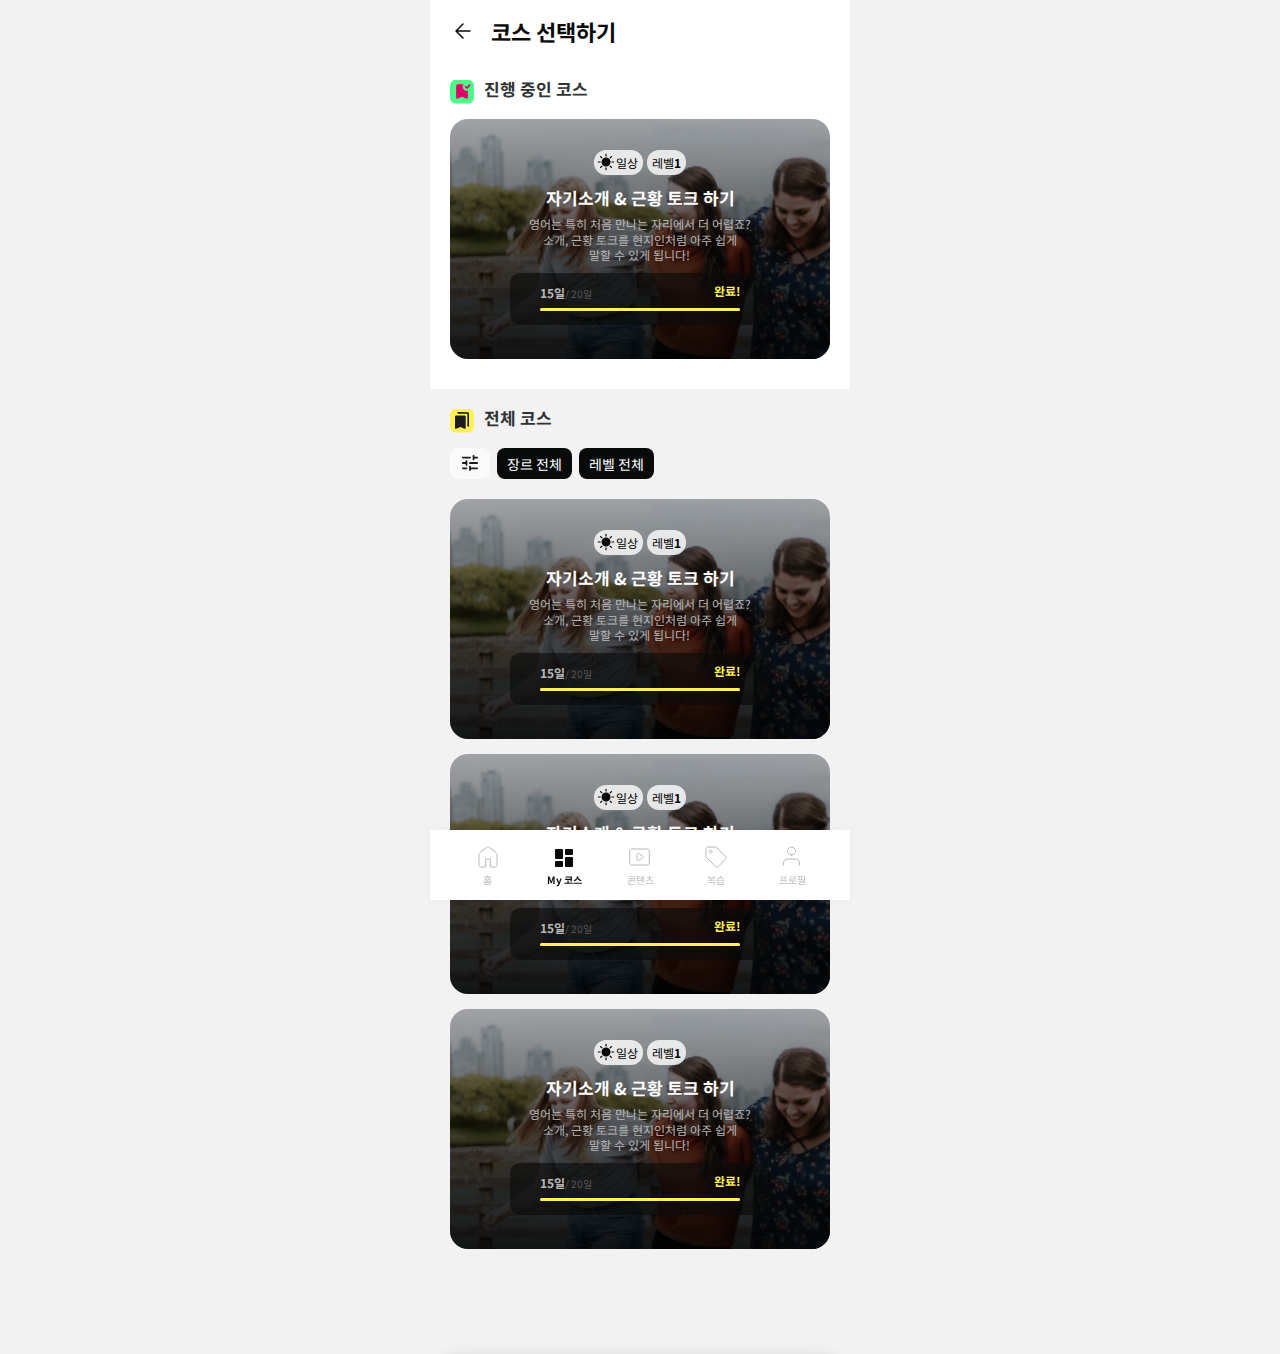
<file: myc_more.html>
<!DOCTYPE html>
<html lang="en">
<head>
    <meta charset="UTF-8">
    <meta http-equiv="X-UA-Compatible" content="IE=edge">
    <meta name="viewport" content="width=device-width, initial-scale=1.0">
    <title>Document</title>

    <!-- css -->
    <link rel="stylesheet" href="https://kimhye-won.github.io/kmongs/css/common.css">
    <link rel="stylesheet" href="https://kimhye-won.github.io/kmongs/css/layout.css">
    <link rel="stylesheet" href="https://kimhye-won.github.io/kmongs/css/contents.css">
    <link rel="stylesheet" href="https://kimhye-won.github.io/kmongs/css/myc.css">
    <link rel="stylesheet" href="https://cdn.jsdelivr.net/npm/swiper@9/swiper-bundle.min.css"/>

    <!-- js -->
    <script src="https://ajax.googleapis.com/ajax/libs/jquery/3.5.1/jquery.min.js"></script>
    <script src="https://cdn.jsdelivr.net/npm/swiper@9/swiper-bundle.min.js"></script>
    <script type="text/javascript" src="https://kimhye-won.github.io/kmongs/js/main.js"></script>
    </head>
</head>
<body>
    

    <div class="wrap myc-wrap">
        <div class="home-top">
            <!-------- 상단고정 메뉴 -------->
            <div class="fixed-top">
                <div class="user-info">
                    <div class="user-info-inner">
                        <a href="https://kimhye-won.github.io/kmongs/myc.html" class="prev-btn"><img src="https://kimhye-won.github.io/kmongs/img/arrow_prev.svg" alt=""/></a>
                        <p class="user-name font-smooth">코스 선택하기</p>
                    </div>
                </div>
            </div>
        </div>

        
        <div class="myc-top myc-more">
            <h2 class="content-title font-smooth"><img src="https://kimhye-won.github.io/kmongs/img/ic_myc_title.svg" alt=""/>진행 중인 코스</h2>
            <div class="myc-info">
                <div class="myc-bg"><img src="https://kimhye-won.github.io/kmongs/img/somenails_01.jpg" alt=""/></div>
                <div class="myc-info-inner">
                    <div class="myc-tag">
                        <span class="tag myc-tags myc-tag-day">일상</span>
                        <span class="tag">레벨<b>1</b></span>
                    </div>
                    <h2 class="font-smooth">자기소개 & 근황 토크 하기</h2>
                    <div class="myc-txt font-smooth">
                        영어는 특히 처음 만나는 자리에서 더 어렵죠?<br/>
                        소개, 근황 토크를 현지인처럼 아주 쉽게<br/>
                        말할 수 있게 됩니다!
                    </div>
                    <div class="myc-progress-wrap">
                        <div class="prg-inner">
                            <div class="myc-progress-day">
                                <div class="myc-daynum">
                                    <b>15일</b><span>/ 20일</span>
                                </div>
                                <div class="myc-suc font-smooth">완료!</div>
                            </div>
                            <progress id="my-progress" value="100" min="0" max="100"></progress>
                        </div>
                    </div>
                </div>
            </div>
        </div>

        <div class="myc-list">
            <h2 class="content-title font-smooth"><img src="https://kimhye-won.github.io/kmongs/img/ic_myc_sub.svg" alt=""/>전체 코스</h2>
            <div class="category">
                <ul class="scroll_container">
                    <li class="cate-setting"><a href="#"><img src="https://kimhye-won.github.io/kmongs/img/tune.svg" alt=""/></a></li>
                    <li class="tabs active">장르 전체</li>
                    <li class="tabs active"><a href="#">레벨 전체</a></li>
                </ul>
            </div>
            <div class="myc-info">
                <div class="myc-bg"><img src="https://kimhye-won.github.io/kmongs/img/somenails_01.jpg" alt=""/></div>
                <div class="myc-info-inner">
                    <div class="myc-tag">
                        <span class="tag myc-tags myc-tag-day">일상</span>
                        <span class="tag">레벨<b>1</b></span>
                    </div>
                    <h2 class="font-smooth">자기소개 & 근황 토크 하기</h2>
                    <div class="myc-txt font-smooth">
                        영어는 특히 처음 만나는 자리에서 더 어렵죠?<br/>
                        소개, 근황 토크를 현지인처럼 아주 쉽게<br/>
                        말할 수 있게 됩니다!
                    </div>
                    <div class="myc-progress-wrap">
                        <div class="prg-inner">
                            <div class="myc-progress-day">
                                <div class="myc-daynum">
                                    <b>15일</b><span>/ 20일</span>
                                </div>
                                <div class="myc-suc font-smooth">완료!</div>
                            </div>
                            <progress id="my-progress" value="100" min="0" max="100"></progress>
                        </div>
                    </div>
                </div>
            </div>
            <div class="myc-info">
                <div class="myc-bg"><img src="https://kimhye-won.github.io/kmongs/img/somenails_01.jpg" alt=""/></div>
                <div class="myc-info-inner">
                    <div class="myc-tag">
                        <span class="tag myc-tags myc-tag-day">일상</span>
                        <span class="tag">레벨<b>1</b></span>
                    </div>
                    <h2 class="font-smooth">자기소개 & 근황 토크 하기</h2>
                    <div class="myc-txt font-smooth">
                        영어는 특히 처음 만나는 자리에서 더 어렵죠?<br/>
                        소개, 근황 토크를 현지인처럼 아주 쉽게<br/>
                        말할 수 있게 됩니다!
                    </div>
                    <div class="myc-progress-wrap">
                        <div class="prg-inner">
                            <div class="myc-progress-day">
                                <div class="myc-daynum">
                                    <b>15일</b><span>/ 20일</span>
                                </div>
                                <div class="myc-suc font-smooth">완료!</div>
                            </div>
                            <progress id="my-progress" value="100" min="0" max="100"></progress>
                        </div>
                    </div>
                </div>
            </div>
            <div class="myc-info">
                <div class="myc-bg"><img src="https://kimhye-won.github.io/kmongs/img/somenails_01.jpg" alt=""/></div>
                <div class="myc-info-inner">
                    <div class="myc-tag">
                        <span class="tag myc-tags myc-tag-day">일상</span>
                        <span class="tag">레벨<b>1</b></span>
                    </div>
                    <h2 class="font-smooth">자기소개 & 근황 토크 하기</h2>
                    <div class="myc-txt font-smooth">
                        영어는 특히 처음 만나는 자리에서 더 어렵죠?<br/>
                        소개, 근황 토크를 현지인처럼 아주 쉽게<br/>
                        말할 수 있게 됩니다!
                    </div>
                    <div class="myc-progress-wrap">
                        <div class="prg-inner">
                            <div class="myc-progress-day">
                                <div class="myc-daynum">
                                    <b>15일</b><span>/ 20일</span>
                                </div>
                                <div class="myc-suc font-smooth">완료!</div>
                            </div>
                            <progress id="my-progress" value="100" min="0" max="100"></progress>
                        </div>
                    </div>
                </div>
            </div>
        </div>

        <!-------- 하단 고정 바 -------->
        <div class="mobile_navi">
            <ul>
                <li>
                    <a href="https://kimhye-won.github.io/kmongs/index.html">
                        <img src="https://kimhye-won.github.io/kmongs/img/ic_home.svg" alt="" />
                        <img src="https://kimhye-won.github.io/kmongs/img/ic_home_on.svg" alt="" class="on"/>
                        <span class="font-smooth">홈</span>
                    </a>
                </li>
                <li class="active">
                    <a href="https://kimhye-won.github.io/kmongs/myc.html">
                        <img src="https://kimhye-won.github.io/kmongs/img/ic_mycourse.svg" alt=""/>
                        <img src="https://kimhye-won.github.io/kmongs/img/ic_mycourse_on.svg" alt="" class="on"/>
                        <span class="font-smooth">My 코스</span>
                    </a>
                </li>
                <li>
                    <a href="https://kimhye-won.github.io/kmongs/contents_01.html">
                        <img src="https://kimhye-won.github.io/kmongs/img/ic_contents.svg" alt=""/>
                        <img src="https://kimhye-won.github.io/kmongs/img/ic_contents_on.svg" alt="" class="on"/>
                        <span class="font-smooth">콘텐츠</span>
                    </a>
                </li>
                <li>
                    <a href="#">
                        <img src="https://kimhye-won.github.io/kmongs/img/ic_review.svg" alt=""/>
                        <img src="https://kimhye-won.github.io/kmongs/img/ic_review_on.svg" alt="" class="on"/>
                        <span class="font-smooth">복습</span>
                    </a> 
                </li>
                <li>
                    <a href="#">
                        <img src="https://kimhye-won.github.io/kmongs/img/ic_profile.svg" alt=""/>
                        <img src="https://kimhye-won.github.io/kmongs/img/ic_profile_on.svg" alt="" class="on"/>
                        <span class="font-smooth">프로필</span>
                    </a>
                </li>
            </ul>
        </div>

        <!-------- 필터링 -------->
        <div class="filter">
            <div class="filter-inner">
                <div class="filter-section">
                    <h2>장르</h2>
                    <div class="filter-tag filter-tag01">
                        <span class="tag wh active">전체</span>
                        <span class="tag wh">여행</span>
                        <span class="tag wh">비즈니스</span>
                        <span class="tag wh">연애</span>
                        <span class="tag wh">연애</span>
                        <span class="tag wh">자기계발</span>
                        <span class="tag wh">토크</span>
                        <span class="tag wh">유머</span>
                        <span class="tag wh">시사</span>
                    </div>
                </div>
                <div class="filter-section">
                    <h2>레벨</h2>
                    <div class="filter-tag filter-tag02">
                        <span class="tag wh active">전체</span>
                        <span class="tag wh">레벨1</span>
                        <span class="tag wh">레벨2</span>
                        <span class="tag wh">레벨3</span>
                    </div>
                </div>
                <div class="filter-btn">
                    <a href="#">적용하기</a>
                </div>
            </div>
        </div>

    </div>

</body>
</html>
</file>
